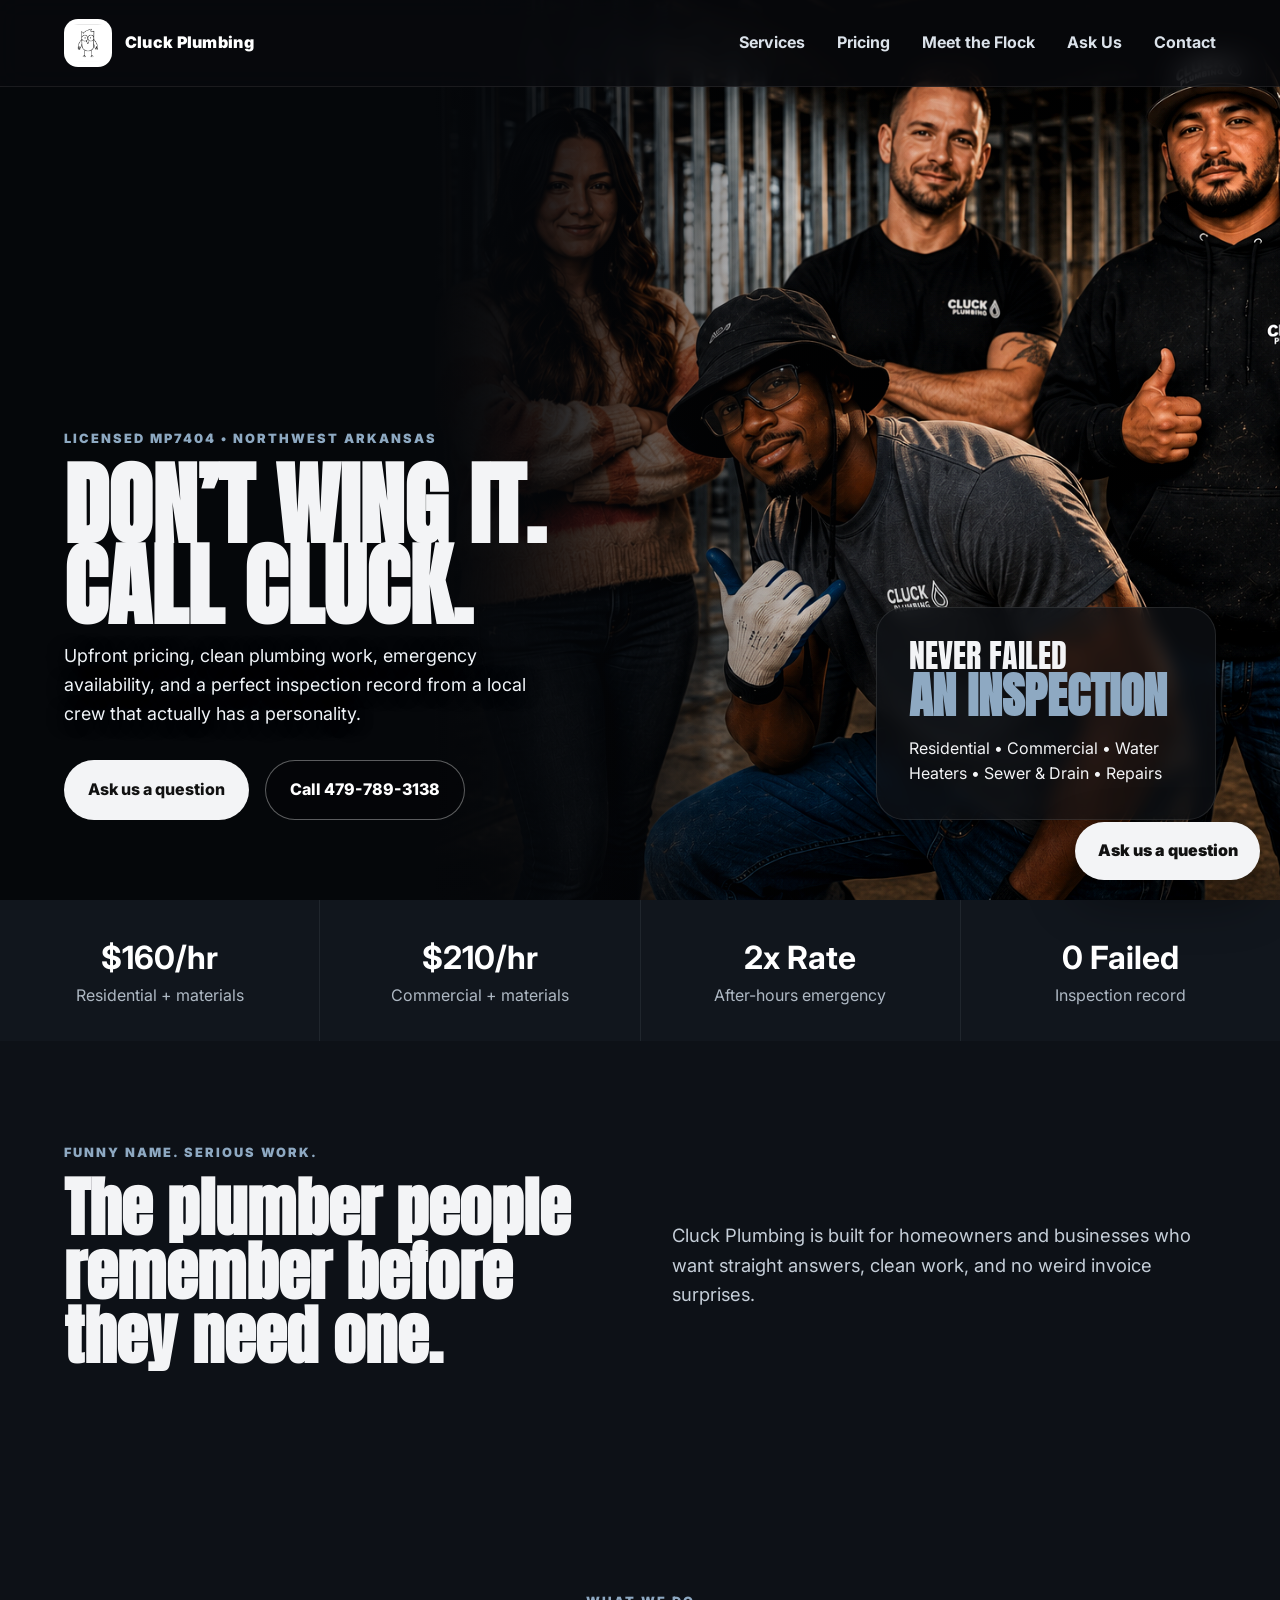
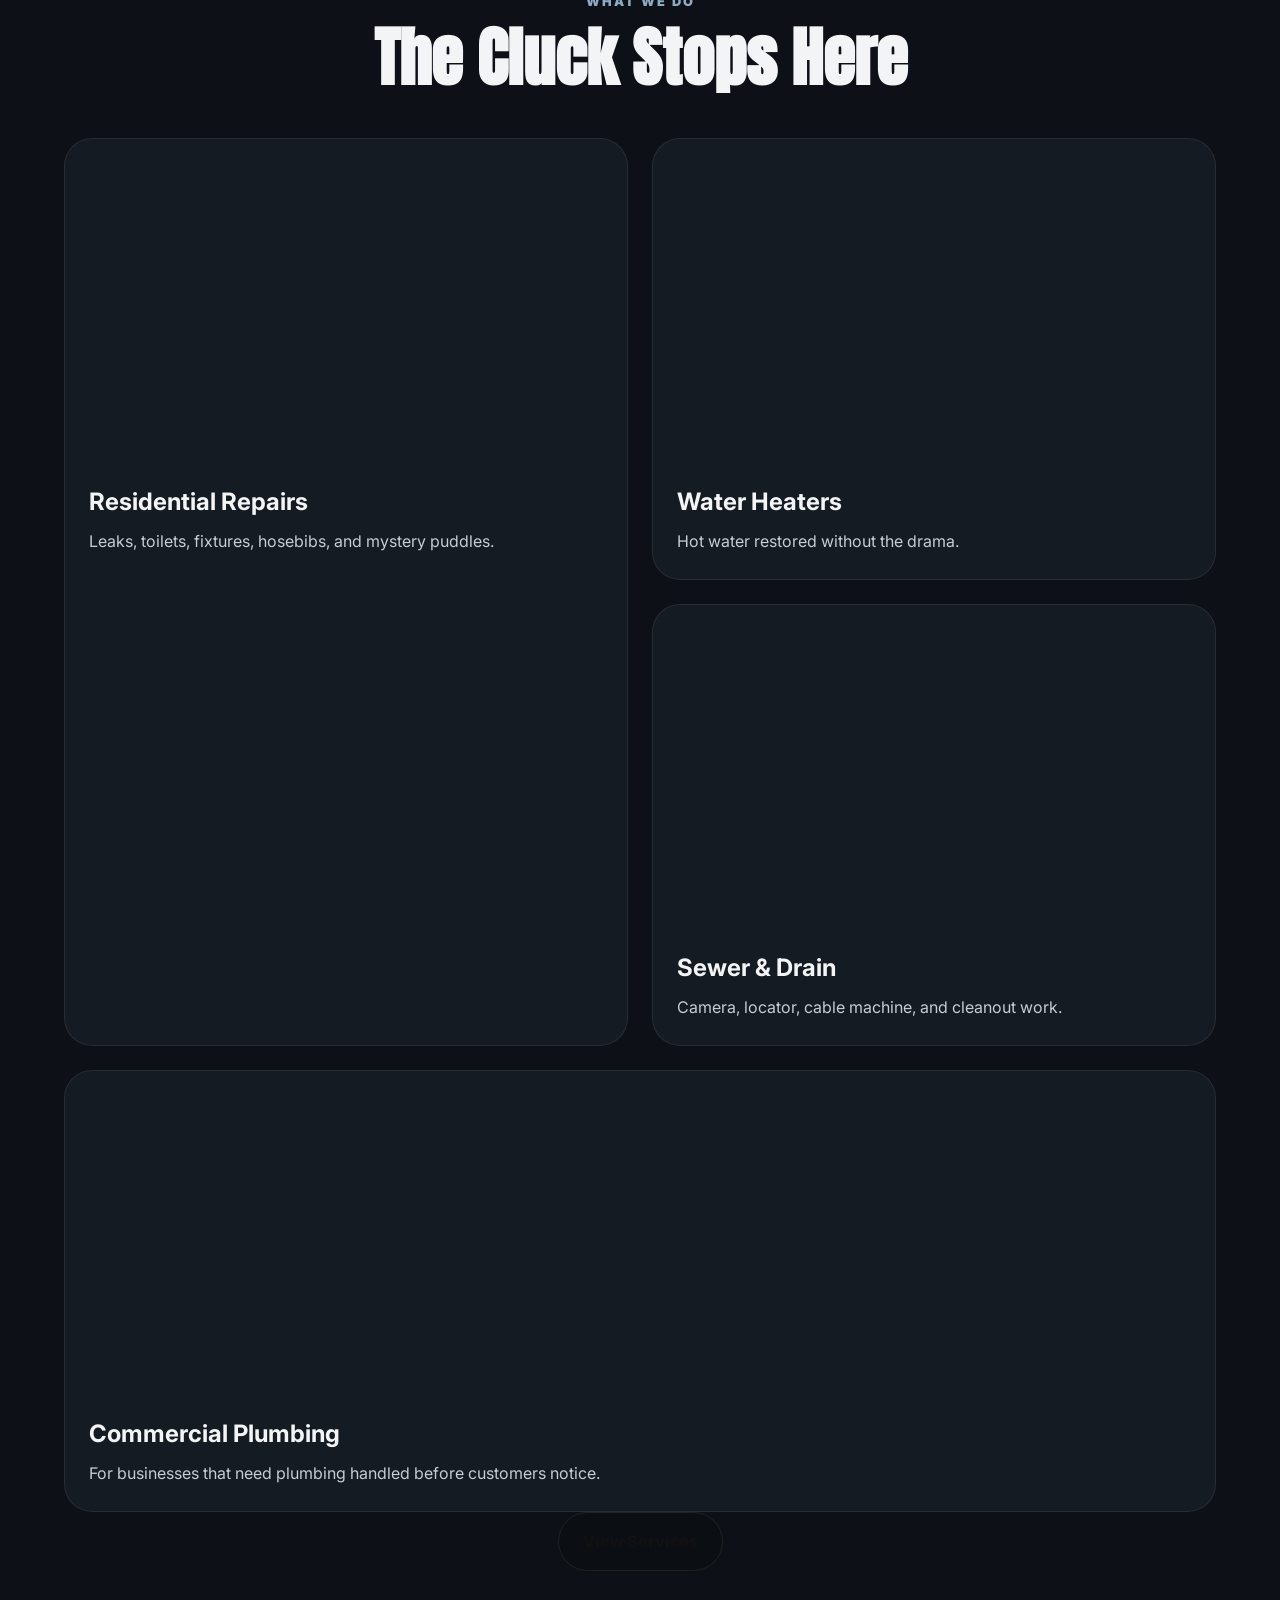
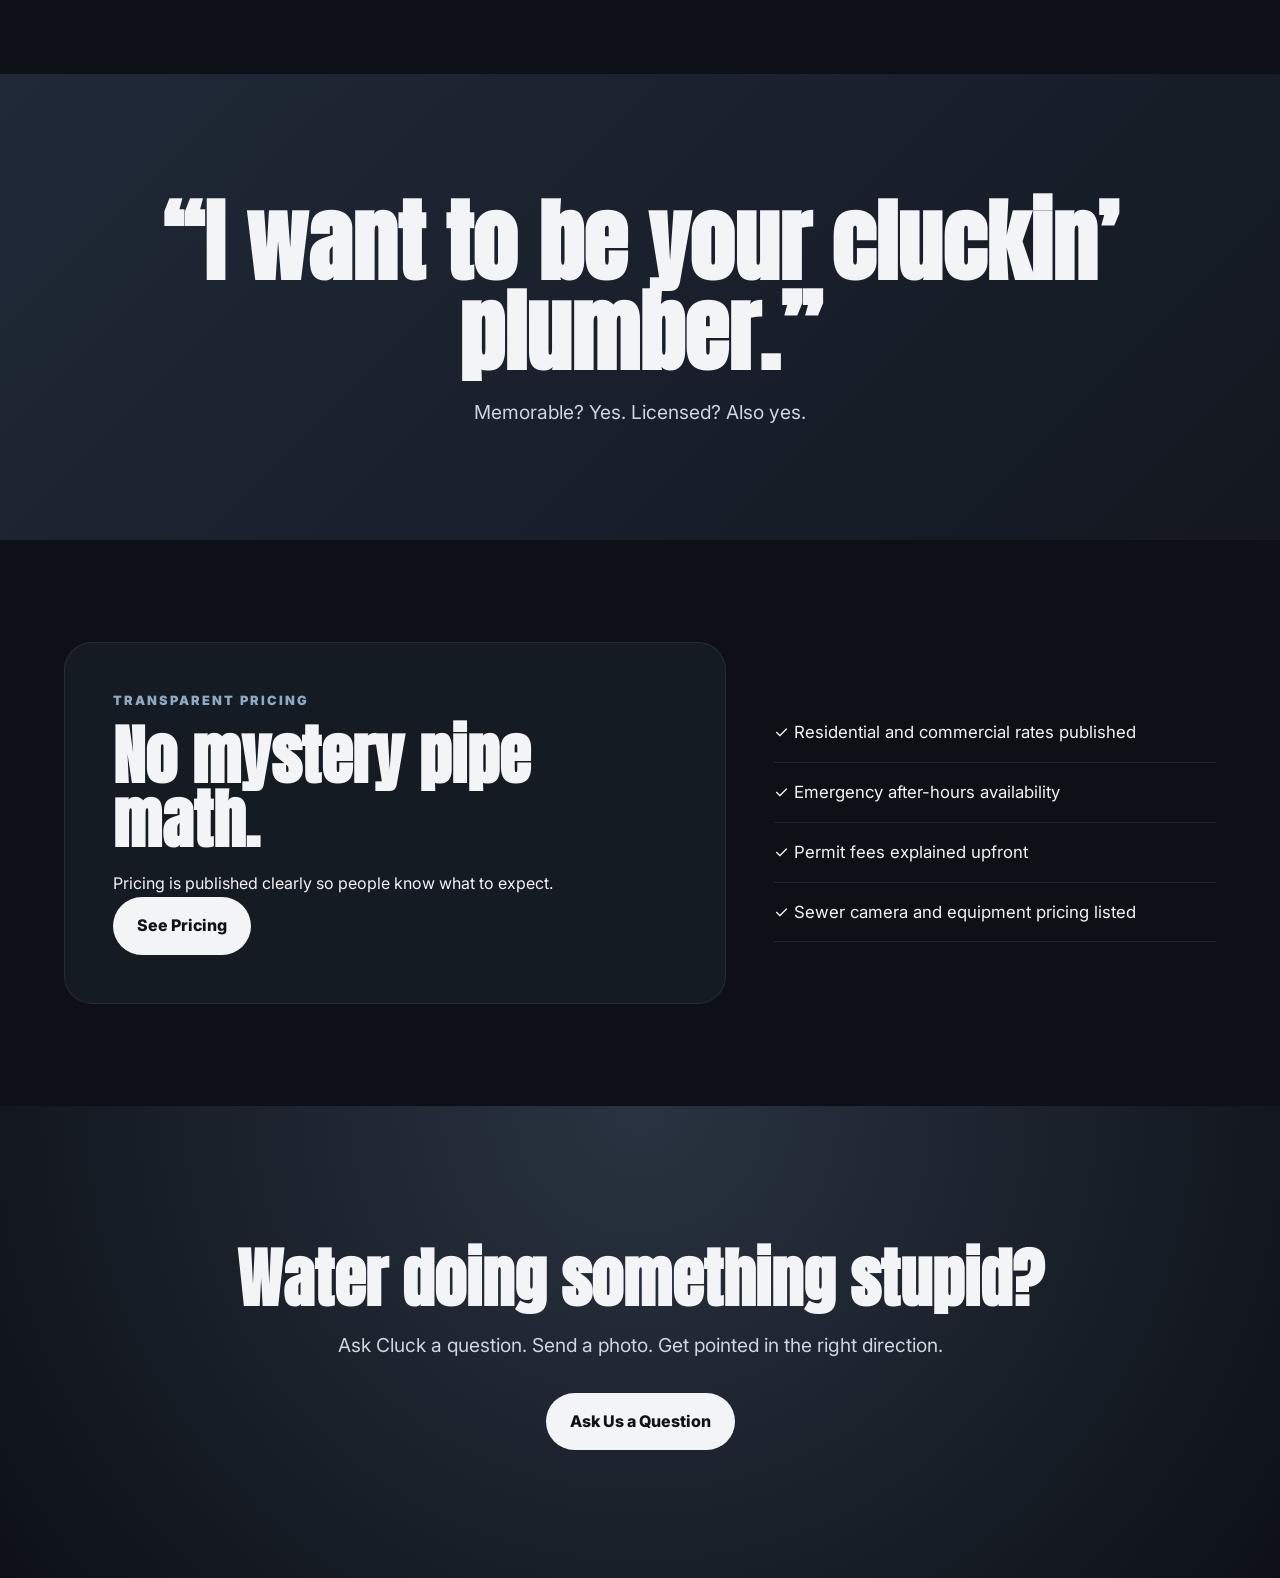
<file: index.html>
<!DOCTYPE html>
<html lang="en">
<head>
  <meta charset="UTF-8" />
  <meta name="viewport" content="width=device-width, initial-scale=1.0" />
  <title>Cluck Plumbing LLC | Northwest Arkansas Plumber</title>
  <link rel="stylesheet" href="styles.css" />
  <script defer src="script.js"></script>
  <style>
    .brand-logo img{width:48px;height:48px;object-fit:contain;display:block;background:#fff;border-radius:14px;padding:5px}.brand-logo span{font-weight:900;letter-spacing:.3px}.hero{position:relative;min-height:100vh;display:flex;align-items:flex-end;padding:8rem 5vw 5rem;overflow:hidden;background:#05070a}.hero-media{position:absolute;top:0;right:0;bottom:0;left:34%;background-image:url("assets/hero/team-hero.png");background-size:cover;background-position:center center;filter:brightness(1.18) contrast(1.04)}.hero-media::after{content:"";position:absolute;inset:0;background:linear-gradient(90deg,rgba(5,7,10,.9) 0%,rgba(5,7,10,.55) 18%,rgba(5,7,10,.12) 45%,rgba(5,7,10,.08) 100%)}.hero-overlay{position:absolute;inset:0;background:linear-gradient(90deg,#05070a 0%,#05070a 30%,rgba(5,7,10,.84) 38%,rgba(5,7,10,.2) 58%,rgba(5,7,10,0) 100%);pointer-events:none}.hero-content{position:relative;z-index:2;max-width:500px}.hero h1{font-family:Anton,sans-serif;font-size:clamp(3.3rem,7vw,6.2rem);line-height:.9;margin:1rem 0;text-transform:uppercase}.lead{max-width:500px;font-size:1.12rem;color:#f1f5f9;text-shadow:0 2px 18px rgba(0,0,0,.65)}.hero-panel{position:absolute;right:5vw;bottom:5rem;z-index:2;background:rgba(14,17,22,.72);backdrop-filter:blur(8px)}@media(max-width:900px){.hero{display:block;min-height:auto;padding:92px 0 0;background:#05070a}.hero-media{position:relative;display:block;width:100%;height:300px;left:auto;right:auto;top:auto;bottom:auto;background-image:url("assets/hero/team-hero.png");background-size:cover;background-repeat:no-repeat;background-position:center top;background-color:#05070a;filter:brightness(1.08) contrast(1.02)}.hero-media::after{content:"";display:block;position:absolute;inset:0;background:linear-gradient(180deg,rgba(5,7,10,.03) 0%,rgba(5,7,10,.1) 55%,rgba(5,7,10,.5) 100%)}.hero-overlay{display:none}.hero-content{position:relative;z-index:3;max-width:100%;margin-top:0;padding:1.25rem 5vw 1.5rem;background:#05070a}.hero h1{font-size:clamp(2.35rem,9.5vw,3.2rem);line-height:.9;letter-spacing:-1px;margin:.65rem 0 1rem;word-break:normal}.lead{max-width:100%;font-size:1rem;line-height:1.55}.actions{flex-direction:column;align-items:stretch;gap:.85rem}.actions .btn{width:100%;justify-content:center}.hero-panel{position:relative;right:auto;bottom:auto;margin:0 5vw 2rem;max-width:none}}@media(max-width:520px){.hero{padding-top:92px}.hero-media{height:285px;background-size:cover;background-position:center top}.hero h1{font-size:clamp(2.2rem,9vw,2.9rem);line-height:.9}}
  </style>
</head>
<body>
  <nav class="nav"><a class="brand brand-logo" href="index.html" aria-label="Cluck Plumbing home"><img src="assets/logo/cluck-owl-logo.png" alt="Cluck Plumbing owl logo" /><span>Cluck Plumbing</span></a><button class="menu" onclick="toggleMenu()">☰</button><div id="links" class="links"><a href="services/">Services</a><a href="pricing/">Pricing</a><a href="team/">Meet the Flock</a><a href="quote/">Ask Us</a><a href="contact/">Contact</a></div></nav>
  <header class="hero"><div class="hero-media"></div><div class="hero-overlay"></div><div class="hero-content"><p class="eyebrow">Licensed MP7404 • Northwest Arkansas</p><h1>Don’t wing it.<br />Call Cluck.</h1><p class="lead">Upfront pricing, clean plumbing work, emergency availability, and a perfect inspection record from a local crew that actually has a personality.</p><div class="actions"><a class="btn primary" href="https://m.me/CluckPlumbingLLC">Ask us a question</a><a class="btn secondary" href="tel:4797893138">Call 479-789-3138</a></div></div><div class="hero-panel"><div class="stamp">Never failed<br /><strong>an inspection</strong></div><p>Residential • Commercial • Water Heaters • Sewer & Drain • Repairs</p></div></header>
  <main><section class="trust-row"><div><strong>$160/hr</strong><span>Residential + materials</span></div><div><strong>$210/hr</strong><span>Commercial + materials</span></div><div><strong>2x Rate</strong><span>After-hours emergency</span></div><div><strong>0 Failed</strong><span>Inspection record</span></div></section><section class="intro section"><div><p class="eyebrow">Funny name. Serious work.</p><h2>The plumber people remember before they need one.</h2></div><p>Cluck Plumbing is built for homeowners and businesses who want straight answers, clean work, and no weird invoice surprises.</p></section><section class="section services-preview"><p class="eyebrow center">What we do</p><h2 class="center">The Cluck Stops Here</h2><div class="card-grid"><article class="service-card large"><div class="card-img img-repair"></div><div><h3>Residential Repairs</h3><p>Leaks, toilets, fixtures, hosebibs, and mystery puddles.</p></div></article><article class="service-card"><div class="card-img img-water"></div><div><h3>Water Heaters</h3><p>Hot water restored without the drama.</p></div></article><article class="service-card"><div class="card-img img-drain"></div><div><h3>Sewer & Drain</h3><p>Camera, locator, cable machine, and cleanout work.</p></div></article><article class="service-card wide"><div class="card-img img-commercial"></div><div><h3>Commercial Plumbing</h3><p>For businesses that need plumbing handled before customers notice.</p></div></article></div><div class="center"><a class="btn secondary dark-btn" href="services/">View Services</a></div></section><section class="quote-band"><h2>“I want to be your cluckin’ plumber.”</h2><p>Memorable? Yes. Licensed? Also yes.</p></section><section class="section split"><div class="pricing-box"><p class="eyebrow">Transparent Pricing</p><h2>No mystery pipe math.</h2><p>Pricing is published clearly so people know what to expect.</p><a class="btn primary" href="pricing/">See Pricing</a></div><div class="checklist"><p>✓ Residential and commercial rates published</p><p>✓ Emergency after-hours availability</p><p>✓ Permit fees explained upfront</p><p>✓ Sewer camera and equipment pricing listed</p></div></section><section class="final-cta"><h2>Water doing something stupid?</h2><p>Ask Cluck a question. Send a photo. Get pointed in the right direction.</p><a class="btn primary" href="quote/">Ask Us a Question</a></section></main><a class="sticky" href="https://m.me/CluckPlumbingLLC">Ask us a question</a>
</body>
</html>
</file>
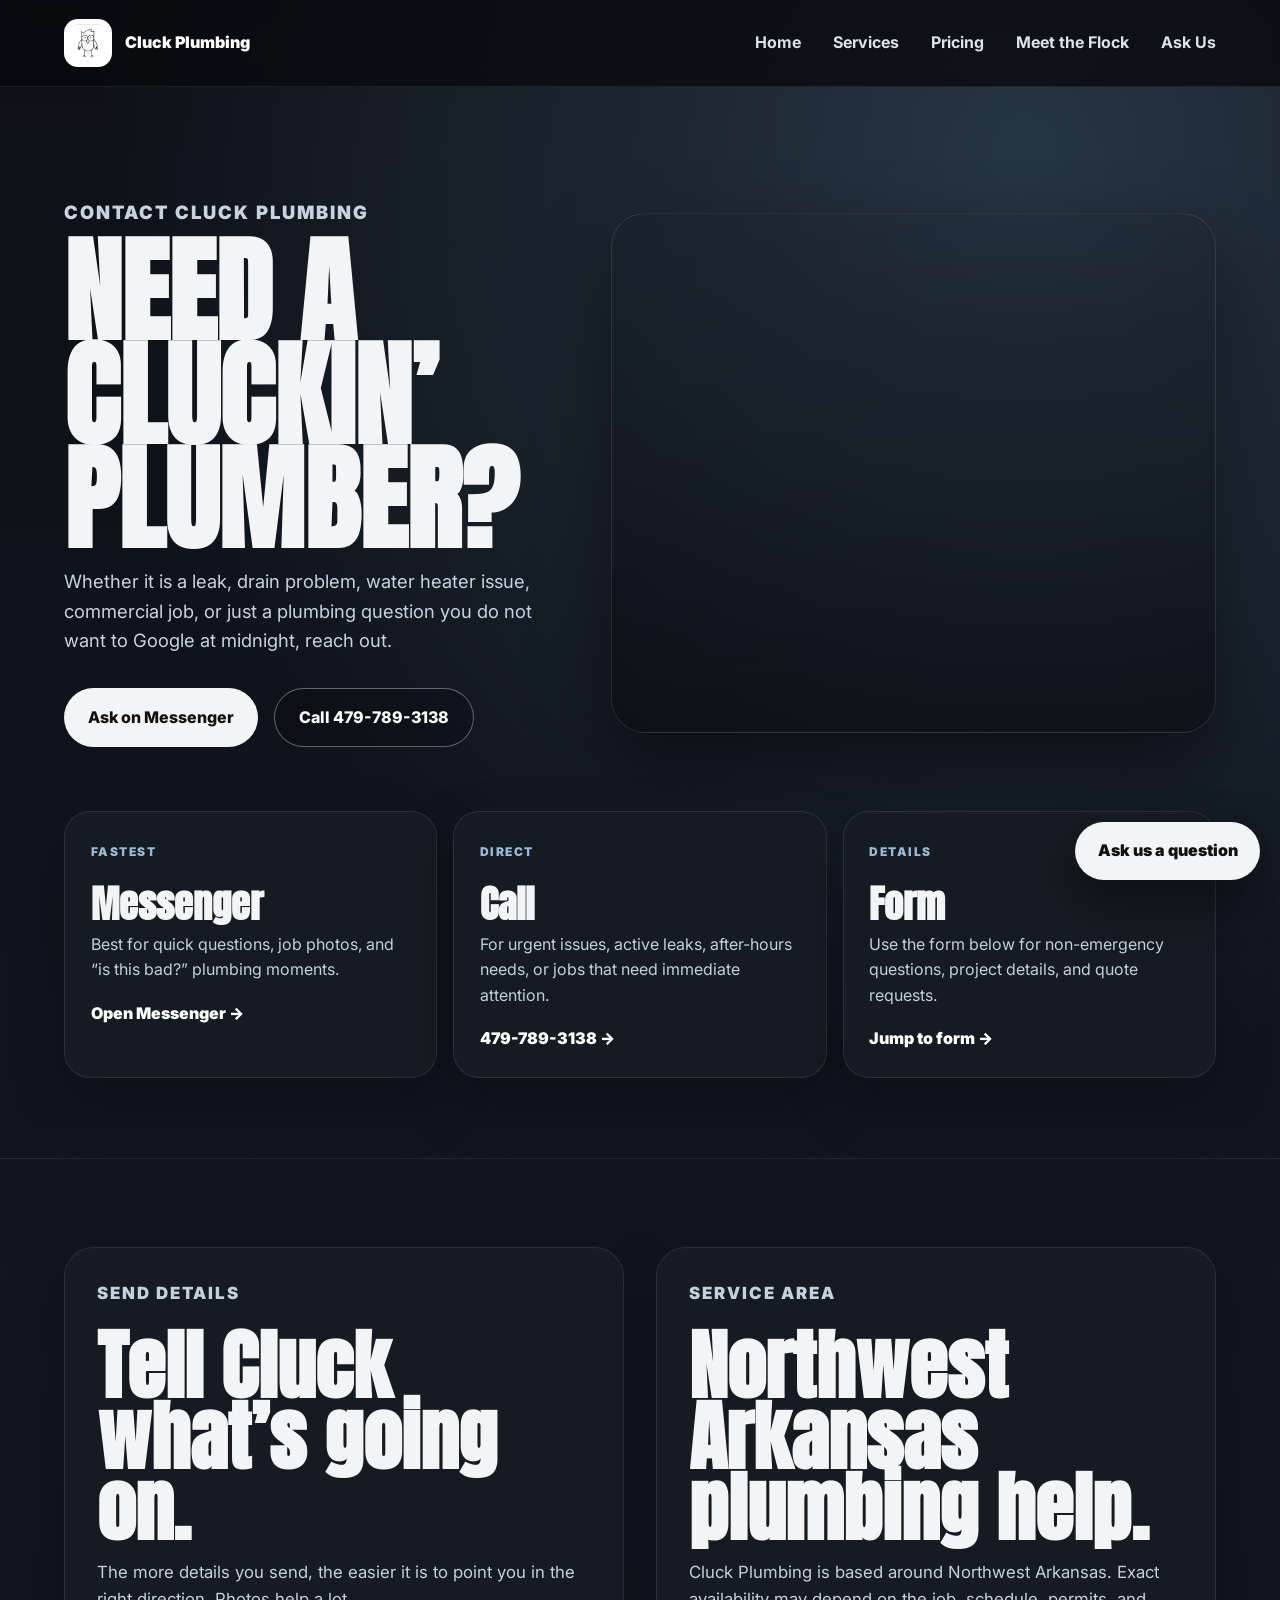
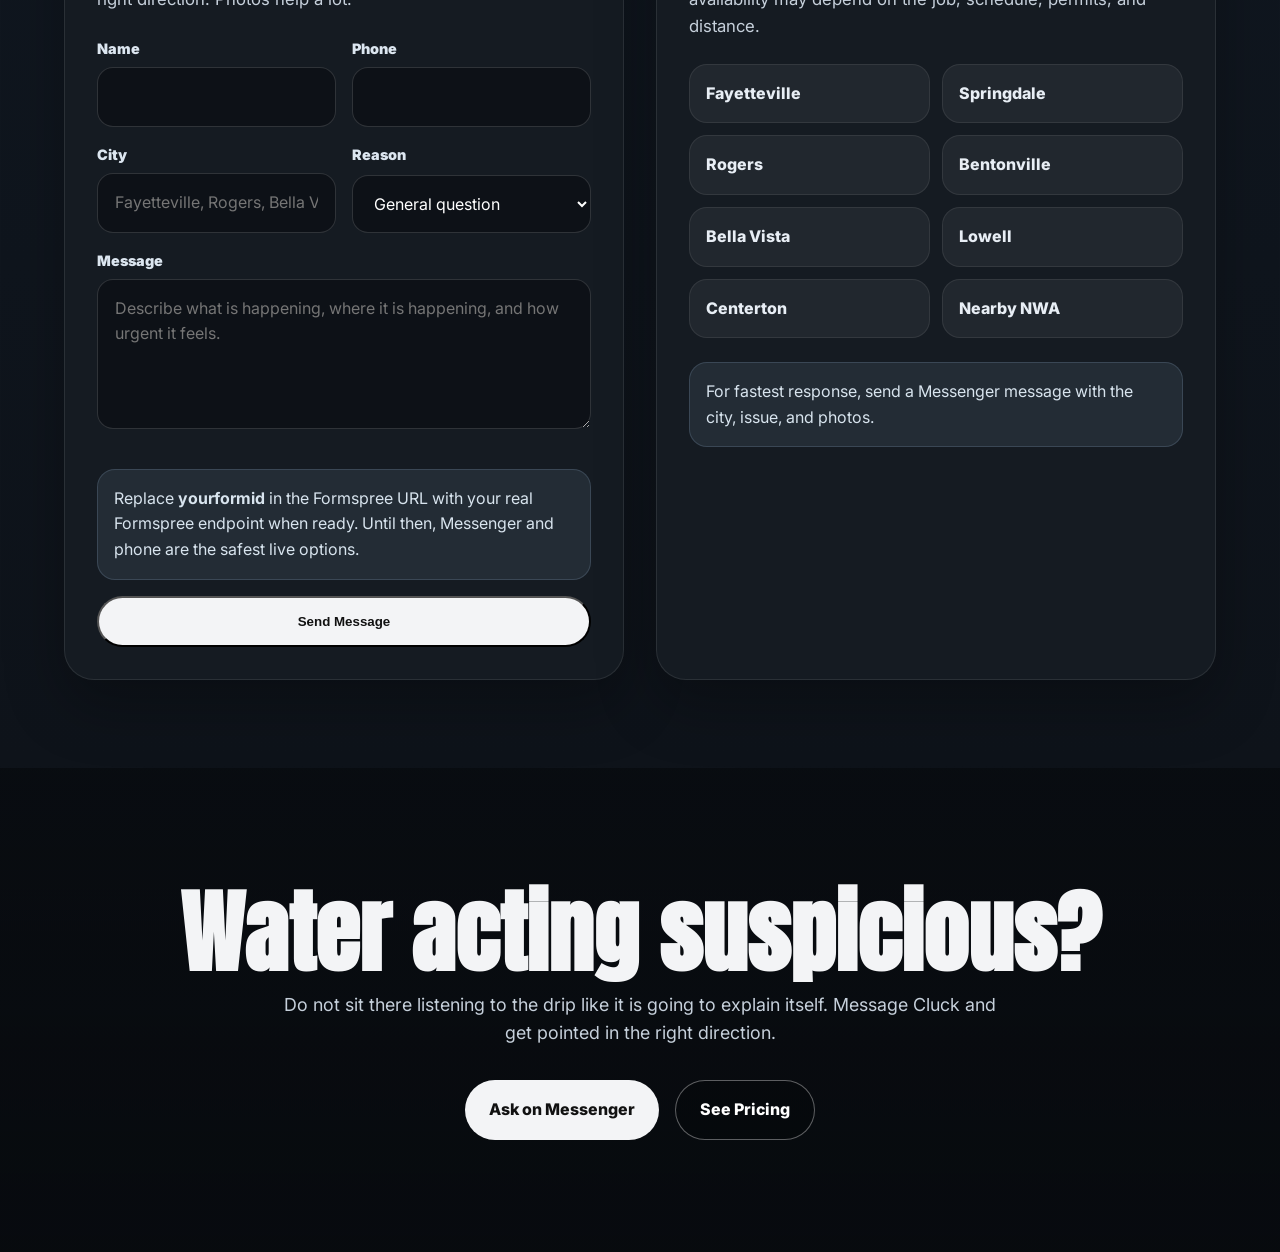
<file: contact/index.html>
<!DOCTYPE html>
<html lang="en">
<head>
  <meta charset="UTF-8" />
  <meta name="viewport" content="width=device-width, initial-scale=1.0" />

  <title>Contact | Cluck Plumbing</title>

  <link rel="stylesheet" href="../styles.css" />
  <script defer src="../script.js"></script>

  <style>
    .brand-logo img {
      width: 48px;
      height: 48px;
      object-fit: contain;
      display: block;
      background: #fff;
      border-radius: 14px;
      padding: 5px;
    }

    .contact-page {
      padding-top: 86px;
      min-height: 100vh;
      background:
        radial-gradient(circle at 80% 5%, rgba(93, 126, 155, .32), transparent 32%),
        linear-gradient(180deg, #0d1117 0%, #101720 48%, #0d1117 100%);
    }

    .contact-hero {
      display: grid;
      grid-template-columns: .9fr 1.1fr;
      gap: 4vw;
      align-items: center;
      padding: 7rem 5vw 4rem;
    }

    .contact-hero h1 {
      font-family: Anton, sans-serif;
      font-size: clamp(4rem, 9vw, 8rem);
      line-height: .9;
      text-transform: uppercase;
      margin: .8rem 0 1rem;
    }

    .contact-hero p {
      color: #c8d3df;
      font-size: 1.15rem;
      max-width: 680px;
    }

    .contact-photo {
      min-height: 520px;
      border-radius: 34px;
      background:
        linear-gradient(rgba(0,0,0,.08), rgba(0,0,0,.38)),
        url("https://images.unsplash.com/photo-1504917595217-d4dc5ebe6122?q=80&w=1700&auto=format&fit=crop");
      background-size: cover;
      background-position: center;
      box-shadow: 0 35px 80px rgba(0,0,0,.45);
      border: 1px solid rgba(255,255,255,.1);
    }

    .contact-cards {
      display: grid;
      grid-template-columns: repeat(3, 1fr);
      gap: 1rem;
      padding: 0 5vw 5rem;
    }

    .contact-card {
      padding: 1.6rem;
      border-radius: 26px;
      background: #151b22;
      border: 1px solid rgba(255,255,255,.09);
      box-shadow: 0 25px 55px rgba(0,0,0,.25);
    }

    .contact-card span {
      display: inline-flex;
      margin-bottom: .75rem;
      color: #9bb8d1;
      text-transform: uppercase;
      font-size: .75rem;
      letter-spacing: 1.5px;
      font-weight: 900;
    }

    .contact-card h2 {
      font-family: Anton, sans-serif;
      font-size: 2.4rem;
      line-height: .95;
      margin-bottom: .6rem;
    }

    .contact-card p {
      color: #c4cfdb;
      margin-bottom: 1.1rem;
    }

    .contact-card a {
      color: #fff;
      font-weight: 900;
      text-decoration: none;
    }

    .contact-section {
      display: grid;
      grid-template-columns: 1fr 1fr;
      gap: 2rem;
      padding: 5.5rem 5vw;
      border-top: 1px solid rgba(255,255,255,.08);
    }

    .contact-form-card,
    .service-area-card {
      background: #151b22;
      border: 1px solid rgba(255,255,255,.09);
      border-radius: 30px;
      box-shadow: 0 25px 60px rgba(0,0,0,.28);
      padding: 2rem;
    }

    .contact-form-card h2,
    .service-area-card h2 {
      font-family: Anton, sans-serif;
      font-size: clamp(3rem, 6vw, 5rem);
      line-height: .92;
      margin-bottom: 1rem;
    }

    .contact-form-card p,
    .service-area-card p {
      color: #c6d0db;
      margin-bottom: 1.5rem;
      font-size: 1.05rem;
    }

    .contact-form {
      display: grid;
      gap: 1rem;
    }

    .field {
      display: grid;
      gap: .45rem;
    }

    .field label {
      color: #dce6f0;
      font-size: .9rem;
      font-weight: 900;
    }

    .field input,
    .field textarea,
    .field select {
      width: 100%;
      padding: 1rem 1.05rem;
      border-radius: 16px;
      border: 1px solid rgba(255,255,255,.14);
      background: #0d1117;
      color: #fff;
      font: inherit;
      outline: none;
    }

    .field textarea {
      min-height: 150px;
      resize: vertical;
    }

    .field input:focus,
    .field textarea:focus,
    .field select:focus {
      border-color: #8ea9c2;
      box-shadow: 0 0 0 4px rgba(142,169,194,.12);
    }

    .form-row {
      display: grid;
      grid-template-columns: 1fr 1fr;
      gap: 1rem;
    }

    .area-list {
      display: grid;
      grid-template-columns: repeat(2, 1fr);
      gap: .75rem;
      margin-top: 1.5rem;
    }

    .area-list div {
      padding: 1rem;
      border-radius: 18px;
      background: rgba(255,255,255,.055);
      border: 1px solid rgba(255,255,255,.08);
      color: #e8eef5;
      font-weight: 800;
    }

    .contact-note {
      margin-top: 1.5rem;
      padding: 1rem;
      border-radius: 18px;
      background: rgba(142,169,194,.12);
      border: 1px solid rgba(142,169,194,.22);
      color: #d8e4ee;
    }

    .contact-cta {
      padding: 7rem 5vw;
      text-align: center;
      background:
        linear-gradient(rgba(7,10,14,.76), rgba(7,10,14,.94)),
        url("https://images.unsplash.com/photo-1607472586893-edb57bdc0e39?q=80&w=1800&auto=format&fit=crop");
      background-size: cover;
      background-position: center;
    }

    .contact-cta h2 {
      font-family: Anton, sans-serif;
      font-size: clamp(3rem, 7vw, 6rem);
      line-height: .92;
      margin-bottom: 1rem;
    }

    .contact-cta p {
      color: #c6d0db;
      max-width: 720px;
      margin: 0 auto 1.6rem;
      font-size: 1.12rem;
    }

    @media (max-width: 1000px) {
      .contact-hero,
      .contact-section {
        grid-template-columns: 1fr;
      }

      .contact-cards {
        grid-template-columns: 1fr;
      }

      .contact-photo {
        min-height: 360px;
      }
    }

    @media (max-width: 650px) {
      .contact-hero {
        padding-top: 5rem;
      }

      .form-row,
      .area-list {
        grid-template-columns: 1fr;
      }

      .contact-form-card,
      .service-area-card {
        padding: 1.25rem;
      }
    }
  </style>
</head>

<body>
  <nav class="nav">
    <a class="brand brand-logo" href="../index.html" aria-label="Cluck Plumbing home">
      <img src="../assets/logo/cluck-owl-logo.png" alt="Cluck Plumbing owl logo" />
      <span>Cluck Plumbing</span>
    </a>

    <button class="menu" onclick="toggleMenu()">☰</button>

    <div id="links" class="links">
      <a href="../index.html">Home</a>
      <a href="../services/">Services</a>
      <a href="../pricing/">Pricing</a>
      <a href="../team/">Meet the Flock</a>
      <a href="../quote/">Ask Us</a>
    </div>
  </nav>

  <main class="contact-page">
    <section class="contact-hero">
      <div>
        <p class="eyebrow">Contact Cluck Plumbing</p>

        <h1>Need a cluckin’ plumber?</h1>

        <p>
          Whether it is a leak, drain problem, water heater issue, commercial job,
          or just a plumbing question you do not want to Google at midnight, reach out.
        </p>

        <div class="actions">
          <a class="btn primary" href="https://m.me/CluckPlumbingLLC">
            Ask on Messenger
          </a>

          <a class="btn secondary" href="tel:4797893138">
            Call 479-789-3138
          </a>
        </div>
      </div>

      <div class="contact-photo" aria-label="Plumbing tools and service work"></div>
    </section>

    <section class="contact-cards">
      <article class="contact-card">
        <span>Fastest</span>
        <h2>Messenger</h2>
        <p>
          Best for quick questions, job photos, and “is this bad?” plumbing moments.
        </p>
        <a href="https://m.me/CluckPlumbingLLC">Open Messenger →</a>
      </article>

      <article class="contact-card">
        <span>Direct</span>
        <h2>Call</h2>
        <p>
          For urgent issues, active leaks, after-hours needs, or jobs that need immediate attention.
        </p>
        <a href="tel:4797893138">479-789-3138 →</a>
      </article>

      <article class="contact-card">
        <span>Details</span>
        <h2>Form</h2>
        <p>
          Use the form below for non-emergency questions, project details, and quote requests.
        </p>
        <a href="#contact-form">Jump to form →</a>
      </article>
    </section>

    <section class="contact-section">
      <div class="contact-form-card" id="contact-form">
        <p class="eyebrow">Send details</p>

        <h2>Tell Cluck what’s going on.</h2>

        <p>
          The more details you send, the easier it is to point you in the right direction.
          Photos help a lot.
        </p>

        <form class="contact-form" action="https://formspree.io/f/yourformid" method="POST">
          <div class="form-row">
            <div class="field">
              <label for="name">Name</label>
              <input id="name" name="name" type="text" required />
            </div>

            <div class="field">
              <label for="phone">Phone</label>
              <input id="phone" name="phone" type="tel" required />
            </div>
          </div>

          <div class="form-row">
            <div class="field">
              <label for="city">City</label>
              <input id="city" name="city" type="text" placeholder="Fayetteville, Rogers, Bella Vista..." />
            </div>

            <div class="field">
              <label for="reason">Reason</label>
              <select id="reason" name="reason">
                <option>General question</option>
                <option>Quote request</option>
                <option>Residential repair</option>
                <option>Water heater</option>
                <option>Sewer or drain</option>
                <option>Commercial plumbing</option>
                <option>Emergency / after hours</option>
              </select>
            </div>
          </div>

          <div class="field">
            <label for="message">Message</label>
            <textarea
              id="message"
              name="message"
              placeholder="Describe what is happening, where it is happening, and how urgent it feels."
              required
            ></textarea>
          </div>

          <div class="contact-note">
            Replace <strong>yourformid</strong> in the Formspree URL with your real Formspree endpoint when ready.
            Until then, Messenger and phone are the safest live options.
          </div>

          <button class="btn primary" type="submit">
            Send Message
          </button>
        </form>
      </div>

      <aside class="service-area-card">
        <p class="eyebrow">Service area</p>

        <h2>Northwest Arkansas plumbing help.</h2>

        <p>
          Cluck Plumbing is based around Northwest Arkansas. Exact availability may depend
          on the job, schedule, permits, and distance.
        </p>

        <div class="area-list">
          <div>Fayetteville</div>
          <div>Springdale</div>
          <div>Rogers</div>
          <div>Bentonville</div>
          <div>Bella Vista</div>
          <div>Lowell</div>
          <div>Centerton</div>
          <div>Nearby NWA</div>
        </div>

        <div class="contact-note">
          For fastest response, send a Messenger message with the city, issue, and photos.
        </div>
      </aside>
    </section>

    <section class="contact-cta">
      <h2>Water acting suspicious?</h2>

      <p>
        Do not sit there listening to the drip like it is going to explain itself.
        Message Cluck and get pointed in the right direction.
      </p>

      <div class="actions" style="justify-content:center;">
        <a class="btn primary" href="https://m.me/CluckPlumbingLLC">
          Ask on Messenger
        </a>

        <a class="btn secondary" href="../pricing/">
          See Pricing
        </a>
      </div>
    </section>
  </main>

  <a class="sticky" href="https://m.me/CluckPlumbingLLC">
    Ask us a question
  </a>
</body>
</html>
</file>
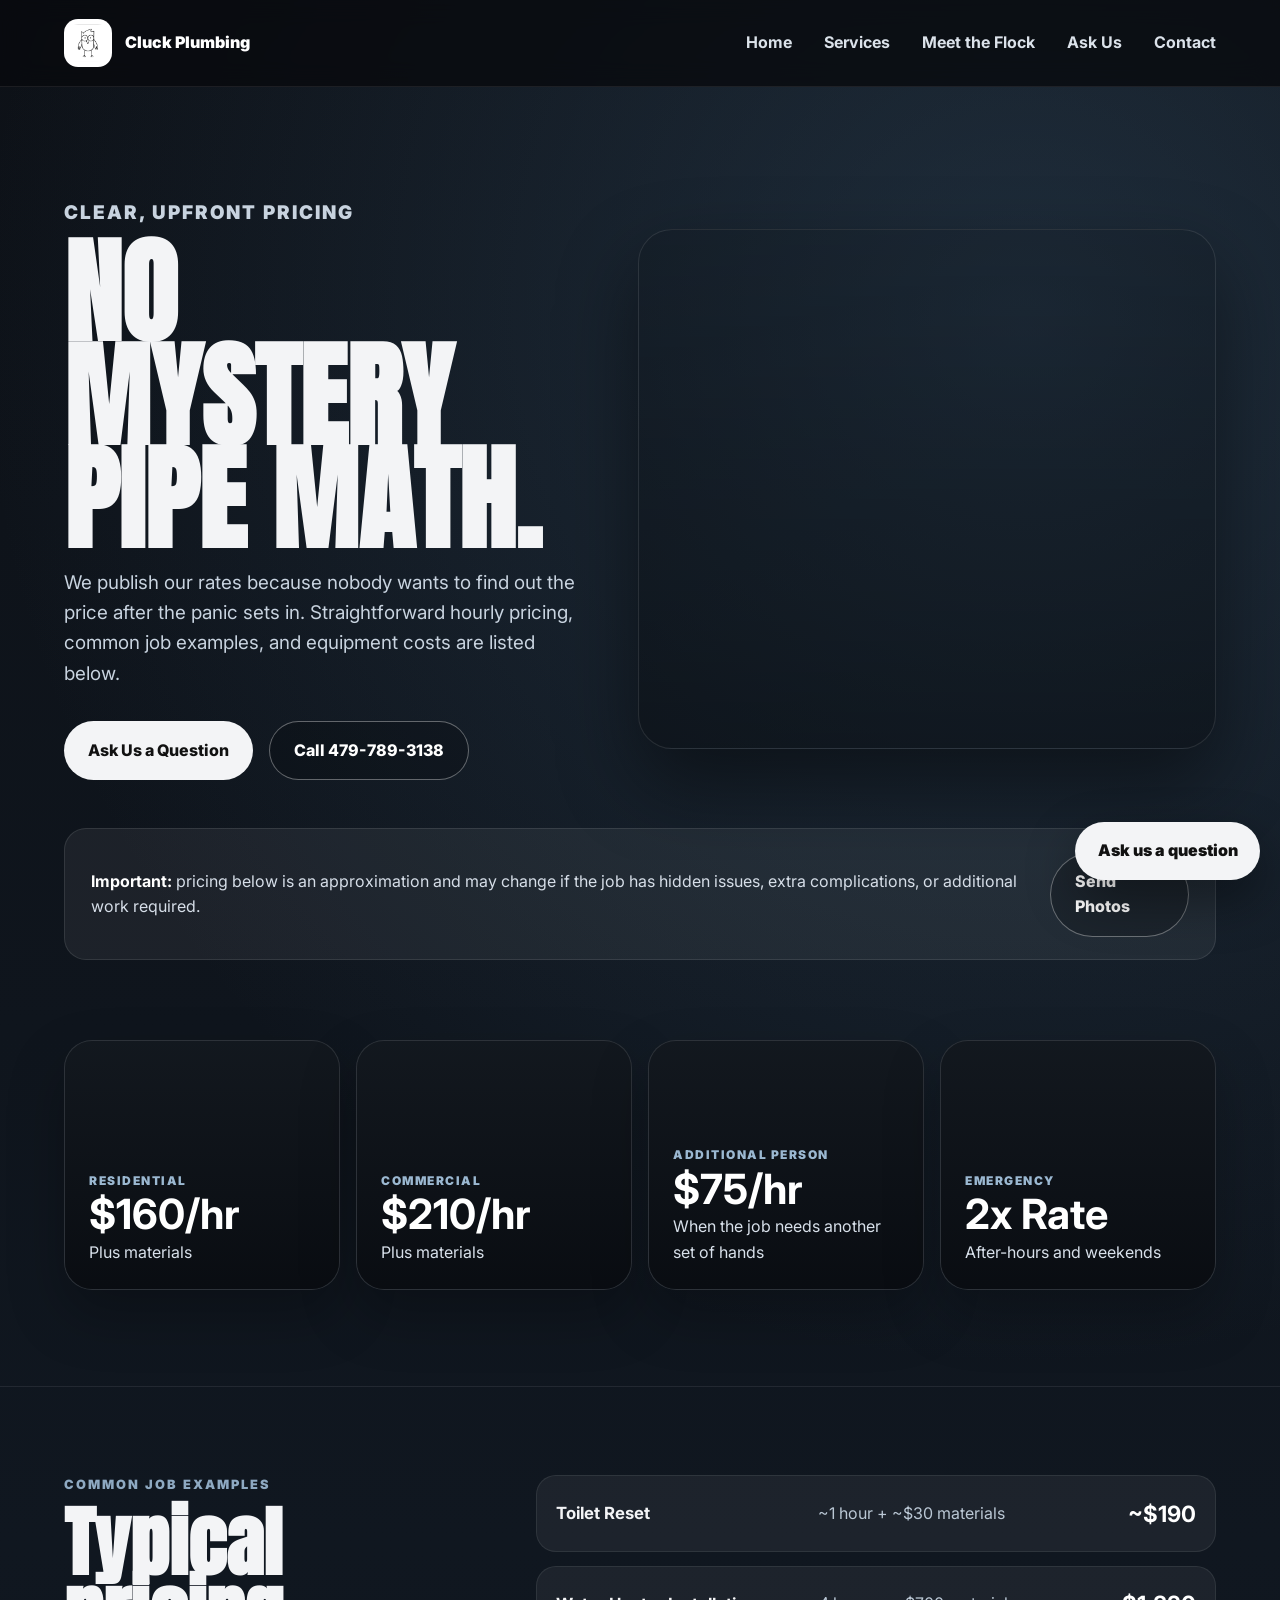
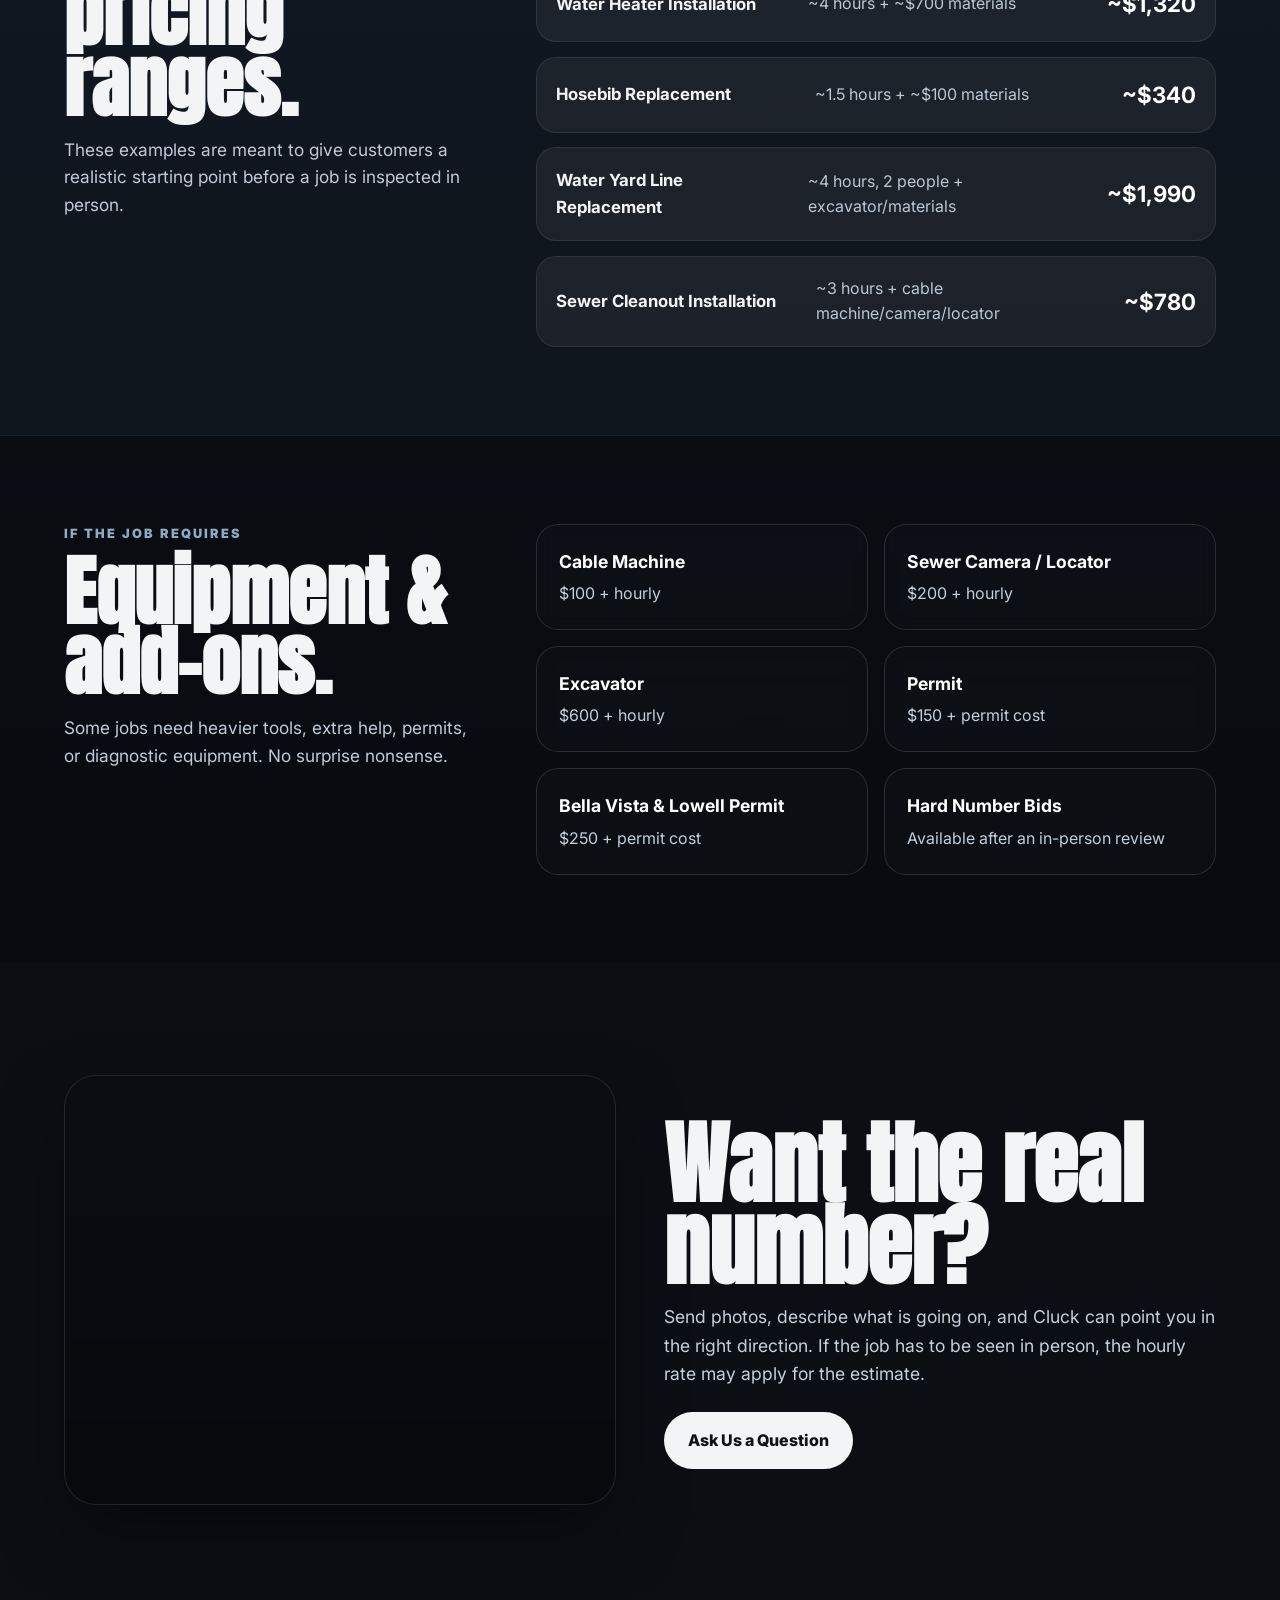
<file: pricing/index.html>
<!DOCTYPE html>
<html lang="en">
<head>
  <meta charset="UTF-8" />
  <meta name="viewport" content="width=device-width, initial-scale=1.0" />
  <title>Pricing | Cluck Plumbing</title>
  <link rel="stylesheet" href="../styles.css" />
  <style>
    .brand-logo img{width:48px;height:48px;object-fit:contain;display:block;background:#fff;border-radius:14px;padding:5px}.pricing-page-new{padding-top:86px;background:radial-gradient(circle at 80% 10%,rgba(63,96,125,.35),transparent 34%),linear-gradient(180deg,#0d1117 0%,#101720 48%,#0d1117 100%);min-height:100vh}.pricing-hero-new{min-height:62vh;display:grid;grid-template-columns:.95fr 1.05fr;align-items:center;gap:4vw;padding:7rem 5vw 5rem;position:relative;overflow:hidden}.pricing-hero-copy{position:relative;z-index:2}.pricing-hero-copy h1{font-family:Anton,sans-serif;font-size:clamp(4rem,9vw,8rem);line-height:.9;text-transform:uppercase;margin:.8rem 0 1rem}.pricing-hero-copy p{color:#c8d3df;font-size:1.18rem;max-width:680px}.pricing-hero-photo{min-height:520px;border-radius:34px;background-image:linear-gradient(rgba(0,0,0,.12),rgba(0,0,0,.32)),url("https://images.unsplash.com/photo-1505798577917-a65157d3320a?q=80&w=1600&auto=format&fit=crop");background-size:cover;background-position:center;box-shadow:0 35px 80px rgba(0,0,0,.45);border:1px solid rgba(255,255,255,.1)}.pricing-alert{margin:-2rem 5vw 5rem;padding:1.4rem 1.6rem;border-radius:22px;background:rgba(255,255,255,.06);border:1px solid rgba(255,255,255,.1);color:#d6dee8;display:flex;justify-content:space-between;gap:1rem;align-items:center}.pricing-alert strong{color:#fff}.rate-cards-new{display:grid;grid-template-columns:repeat(4,1fr);gap:1rem;padding:0 5vw 6rem}.rate-card-new{min-height:250px;border-radius:28px;overflow:hidden;position:relative;background:#151b22;border:1px solid rgba(255,255,255,.1);box-shadow:0 25px 55px rgba(0,0,0,.25)}.rate-card-new::before{content:"";position:absolute;inset:0;background-size:cover;background-position:center;opacity:.35;filter:saturate(.85)}.rate-card-new:nth-child(1)::before{background-image:url("https://images.unsplash.com/photo-1585704032915-c3400ca199e7?q=80&w=1000&auto=format&fit=crop")}.rate-card-new:nth-child(2)::before{background-image:url("https://images.unsplash.com/photo-1497366754035-f200968a6e72?q=80&w=1000&auto=format&fit=crop")}.rate-card-new:nth-child(3)::before{background-image:url("https://images.unsplash.com/photo-1504917595217-d4dc5ebe6122?q=80&w=1000&auto=format&fit=crop")}.rate-card-new:nth-child(4)::before{background-image:url("https://images.unsplash.com/photo-1607472586893-edb57bdc0e39?q=80&w=1000&auto=format&fit=crop")}.rate-card-new::after{content:"";position:absolute;inset:0;background:linear-gradient(180deg,rgba(9,12,17,.2),rgba(9,12,17,.95))}.rate-card-content{position:relative;z-index:2;height:100%;padding:1.5rem;display:flex;flex-direction:column;justify-content:flex-end}.rate-card-content span{color:#9bb8d1;text-transform:uppercase;font-size:.75rem;letter-spacing:1.5px;font-weight:900}.rate-card-content strong{display:block;font-size:2.6rem;color:#fff;margin:.25rem 0;line-height:1}.rate-card-content p{color:#d8e0ea}.pricing-section-new{padding:5.5rem 5vw;display:grid;grid-template-columns:.75fr 1.25fr;gap:4rem;border-top:1px solid rgba(255,255,255,.08)}.pricing-section-new h2{font-family:Anton,sans-serif;font-size:clamp(3rem,6vw,5.5rem);line-height:.92;margin:.75rem 0 1rem}.pricing-section-new .section-lead{color:#bfcbd8;font-size:1.08rem}.job-list{display:grid;gap:.9rem}.job-row{display:grid;grid-template-columns:1fr 1.2fr auto;gap:1.2rem;align-items:center;padding:1.2rem;border-radius:20px;background:rgba(255,255,255,.055);border:1px solid rgba(255,255,255,.08)}.job-row b{font-size:1.05rem}.job-row span{color:#bac7d4}.job-row strong{font-size:1.4rem;color:#fff;white-space:nowrap}.equipment-wrap{background:linear-gradient(rgba(7,10,14,.72),rgba(7,10,14,.92)),url("https://images.unsplash.com/photo-1518005020951-eccb494ad742?q=80&w=1800&auto=format&fit=crop");background-size:cover;background-position:center}.addon-grid-new{display:grid;grid-template-columns:repeat(2,1fr);gap:1rem}.addon-card{padding:1.4rem;border-radius:22px;background:rgba(13,17,23,.78);border:1px solid rgba(255,255,255,.12);backdrop-filter:blur(8px)}.addon-card b{display:block;color:#fff;font-size:1.1rem;margin-bottom:.35rem}.addon-card span{color:#c2cfdb}.pricing-cta-new{padding:7rem 5vw;display:grid;grid-template-columns:1fr 1fr;gap:3rem;align-items:center;background:#0b0f14}.pricing-cta-photo{min-height:430px;border-radius:32px;background:linear-gradient(rgba(0,0,0,.1),rgba(0,0,0,.35)),url("https://images.unsplash.com/photo-1584622650111-993a426fbf0a?q=80&w=1600&auto=format&fit=crop");background-size:cover;background-position:center;border:1px solid rgba(255,255,255,.1);box-shadow:0 30px 70px rgba(0,0,0,.42)}.pricing-cta-copy h2{font-family:Anton,sans-serif;font-size:clamp(3rem,7vw,6rem);line-height:.92;margin-bottom:1rem}.pricing-cta-copy p{color:#c6d0db;font-size:1.1rem;margin-bottom:1.5rem;max-width:620px}@media(max-width:1000px){.pricing-hero-new,.pricing-section-new,.pricing-cta-new{grid-template-columns:1fr}.rate-cards-new{grid-template-columns:repeat(2,1fr)}.pricing-hero-photo,.pricing-cta-photo{min-height:360px}}@media(max-width:650px){.rate-cards-new,.addon-grid-new{grid-template-columns:1fr}.job-row{grid-template-columns:1fr;gap:.4rem}.pricing-alert{flex-direction:column;align-items:flex-start}}
  </style>
</head>
<body>
  <nav class="nav">
    <a class="brand brand-logo" href="../index.html" aria-label="Cluck Plumbing home"><img src="../assets/logo/cluck-owl-logo.png" alt="Cluck Plumbing owl logo" /><span>Cluck Plumbing</span></a>
    <button class="menu" onclick="toggleMenu()">☰</button>
    <div id="links" class="links"><a href="../index.html">Home</a><a href="../services/">Services</a><a href="../team/">Meet the Flock</a><a href="../quote/">Ask Us</a><a href="../contact/">Contact</a></div>
  </nav>
  <main class="pricing-page-new">
    <section class="pricing-hero-new"><div class="pricing-hero-copy"><p class="eyebrow">Clear, upfront pricing</p><h1>No mystery pipe math.</h1><p>We publish our rates because nobody wants to find out the price after the panic sets in. Straightforward hourly pricing, common job examples, and equipment costs are listed below.</p><div class="actions"><a class="btn primary" href="../quote/">Ask Us a Question</a><a class="btn secondary" href="tel:4797893138">Call 479-789-3138</a></div></div><div class="pricing-hero-photo" aria-label="Plumbing work photo"></div></section>
    <div class="pricing-alert"><p><strong>Important:</strong> pricing below is an approximation and may change if the job has hidden issues, extra complications, or additional work required.</p><a class="btn secondary" href="../quote/">Send Photos</a></div>
    <section class="rate-cards-new"><article class="rate-card-new"><div class="rate-card-content"><span>Residential</span><strong>$160/hr</strong><p>Plus materials</p></div></article><article class="rate-card-new"><div class="rate-card-content"><span>Commercial</span><strong>$210/hr</strong><p>Plus materials</p></div></article><article class="rate-card-new"><div class="rate-card-content"><span>Additional Person</span><strong>$75/hr</strong><p>When the job needs another set of hands</p></div></article><article class="rate-card-new"><div class="rate-card-content"><span>Emergency</span><strong>2x Rate</strong><p>After-hours and weekends</p></div></article></section>
    <section class="pricing-section-new"><div><p class="eyebrow">Common job examples</p><h2>Typical pricing ranges.</h2><p class="section-lead">These examples are meant to give customers a realistic starting point before a job is inspected in person.</p></div><div class="job-list"><div class="job-row"><b>Toilet Reset</b><span>~1 hour + ~$30 materials</span><strong>~$190</strong></div><div class="job-row"><b>Water Heater Installation</b><span>~4 hours + ~$700 materials</span><strong>~$1,320</strong></div><div class="job-row"><b>Hosebib Replacement</b><span>~1.5 hours + ~$100 materials</span><strong>~$340</strong></div><div class="job-row"><b>Water Yard Line Replacement</b><span>~4 hours, 2 people + excavator/materials</span><strong>~$1,990</strong></div><div class="job-row"><b>Sewer Cleanout Installation</b><span>~3 hours + cable machine/camera/locator</span><strong>~$780</strong></div></div></section>
    <section class="pricing-section-new equipment-wrap"><div><p class="eyebrow">If the job requires</p><h2>Equipment & add-ons.</h2><p class="section-lead">Some jobs need heavier tools, extra help, permits, or diagnostic equipment. No surprise nonsense.</p></div><div class="addon-grid-new"><article class="addon-card"><b>Cable Machine</b><span>$100 + hourly</span></article><article class="addon-card"><b>Sewer Camera / Locator</b><span>$200 + hourly</span></article><article class="addon-card"><b>Excavator</b><span>$600 + hourly</span></article><article class="addon-card"><b>Permit</b><span>$150 + permit cost</span></article><article class="addon-card"><b>Bella Vista & Lowell Permit</b><span>$250 + permit cost</span></article><article class="addon-card"><b>Hard Number Bids</b><span>Available after an in-person review</span></article></div></section>
    <section class="pricing-cta-new"><div class="pricing-cta-photo" aria-label="Plumbing service photo"></div><div class="pricing-cta-copy"><h2>Want the real number?</h2><p>Send photos, describe what is going on, and Cluck can point you in the right direction. If the job has to be seen in person, the hourly rate may apply for the estimate.</p><a class="btn primary" href="../quote/">Ask Us a Question</a></div></section>
  </main>
  <a class="sticky" href="https://m.me/CluckPlumbingLLC">Ask us a question</a>
  <script src="../script.js"></script>
</body>
</html>
</file>
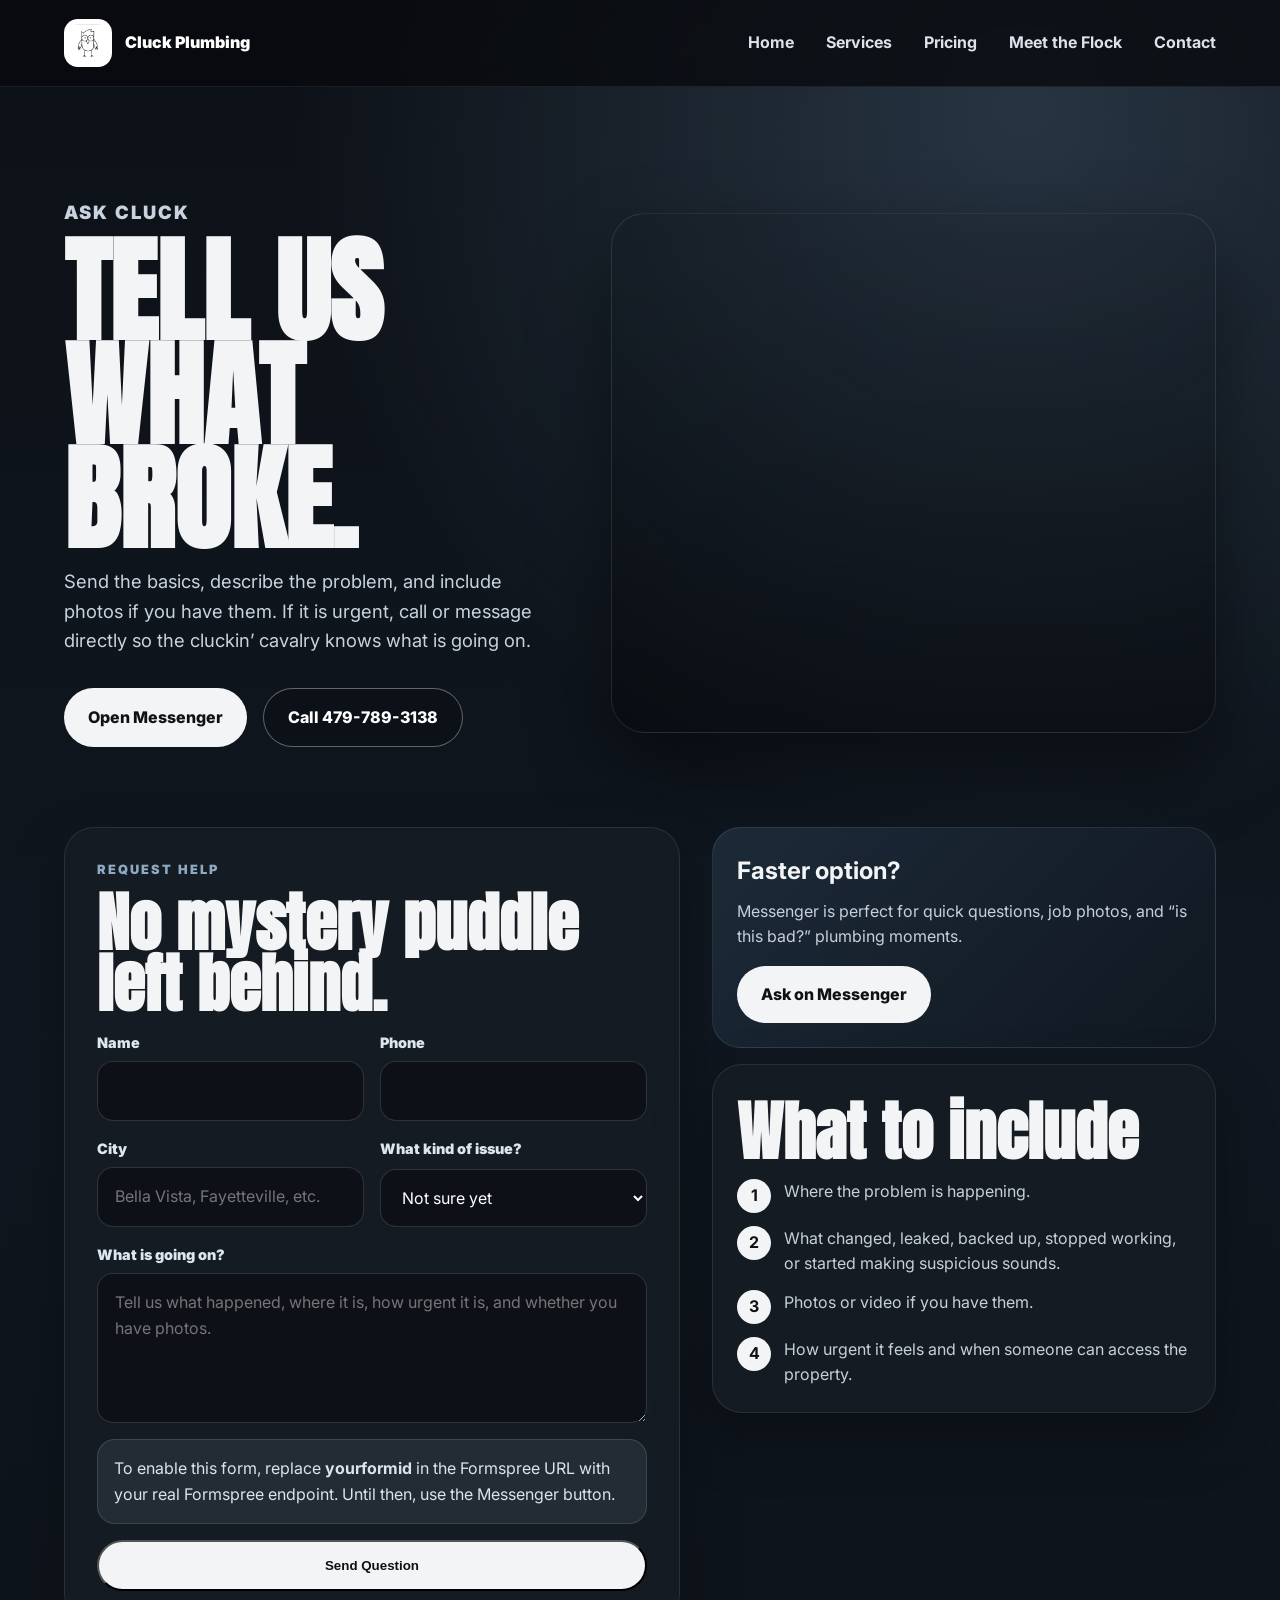
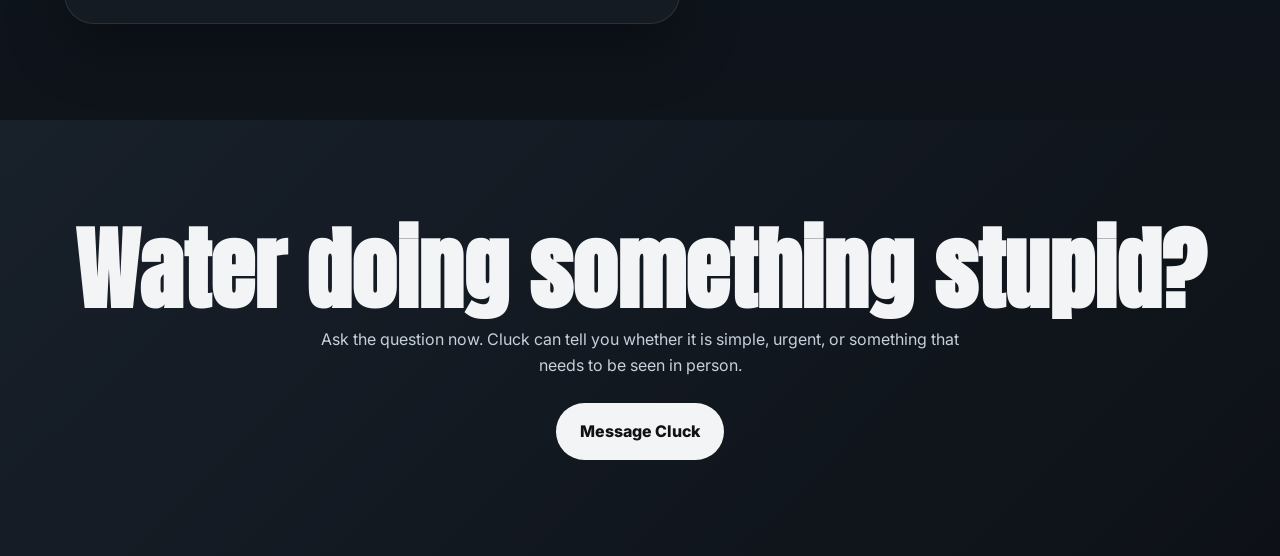
<file: quote/index.html>
<!DOCTYPE html>
<html lang="en">
<head>
  <meta charset="UTF-8" />
  <meta name="viewport" content="width=device-width, initial-scale=1.0" />
  <title>Ask Us a Question | Cluck Plumbing</title>
  <link rel="stylesheet" href="../styles.css" />
  <script defer src="../script.js"></script>
  <style>
    .brand-logo img{width:48px;height:48px;object-fit:contain;display:block;background:#fff;border-radius:14px;padding:5px}.quote-page{padding-top:86px;min-height:100vh;background:radial-gradient(circle at 80% 5%,rgba(93,126,155,.32),transparent 32%),linear-gradient(180deg,#0d1117 0%,#101720 48%,#0d1117 100%)}.quote-hero{display:grid;grid-template-columns:.9fr 1.1fr;gap:4vw;align-items:center;padding:7rem 5vw 4rem}.quote-hero h1{font-family:Anton,sans-serif;font-size:clamp(4rem,9vw,8rem);line-height:.9;text-transform:uppercase;margin:.8rem 0 1rem}.quote-hero p{color:#c8d3df;font-size:1.15rem;max-width:680px}.quote-photo{min-height:520px;border-radius:34px;background:linear-gradient(rgba(0,0,0,.08),rgba(0,0,0,.35)),url('https://images.unsplash.com/photo-1621905252507-b35492cc74b4?q=80&w=1700&auto=format&fit=crop');background-size:cover;background-position:center;box-shadow:0 35px 80px rgba(0,0,0,.45);border:1px solid rgba(255,255,255,.1)}.quote-wrap{padding:1rem 5vw 6rem;display:grid;grid-template-columns:1.1fr .9fr;gap:2rem;align-items:start}.quote-card,.quote-side-card{background:#151b22;border:1px solid rgba(255,255,255,.09);border-radius:30px;box-shadow:0 25px 60px rgba(0,0,0,.28)}.quote-card{padding:2rem}.quote-card h2,.quote-side-card h2{font-family:Anton,sans-serif;font-size:clamp(2.5rem,5vw,4rem);line-height:.95;margin-bottom:1rem}.quote-form{display:grid;gap:1rem}.field{display:grid;gap:.45rem}.field label{font-weight:900;color:#dce6f0;font-size:.9rem}.field input,.field textarea,.field select{width:100%;padding:1rem 1.05rem;border-radius:16px;border:1px solid rgba(255,255,255,.14);background:#0d1117;color:#fff;font:inherit;outline:none}.field textarea{min-height:150px;resize:vertical}.field input:focus,.field textarea:focus,.field select:focus{border-color:#8ea9c2;box-shadow:0 0 0 4px rgba(142,169,194,.12)}.form-row{display:grid;grid-template-columns:1fr 1fr;gap:1rem}.note-box{padding:1rem;border-radius:18px;background:rgba(142,169,194,.12);border:1px solid rgba(142,169,194,.22);color:#d8e4ee}.quote-side{display:grid;gap:1rem}.quote-side-card{padding:1.5rem}.quote-side-card p{color:#c6d0db}.steps{display:grid;gap:.8rem;margin-top:1rem}.step{display:grid;grid-template-columns:auto 1fr;gap:.8rem;align-items:start}.step strong{width:34px;height:34px;border-radius:999px;background:#f3f4f6;color:#111;display:grid;place-items:center}.messenger-card{background:linear-gradient(135deg,#1c2a38,#101720);padding:1.5rem;border-radius:28px;border:1px solid rgba(255,255,255,.1)}.messenger-card h3{font-size:1.5rem;margin-bottom:.5rem}.messenger-card p{color:#c6d0db;margin-bottom:1rem}.quote-footer-cta{padding:6rem 5vw;text-align:center;background:linear-gradient(135deg,#18202a,#0d1117)}.quote-footer-cta h2{font-family:Anton,sans-serif;font-size:clamp(3rem,7vw,6rem);line-height:.92;margin-bottom:1rem}.quote-footer-cta p{color:#c6d0db;max-width:680px;margin:0 auto 1.5rem}@media(max-width:1000px){.quote-hero,.quote-wrap{grid-template-columns:1fr}.quote-photo{min-height:360px}}@media(max-width:650px){.form-row{grid-template-columns:1fr}.quote-card{padding:1.25rem}.quote-hero{padding-top:5rem}}
  </style>
</head>
<body>
  <nav class="nav">
    <a class="brand brand-logo" href="../index.html" aria-label="Cluck Plumbing home"><img src="../assets/logo/cluck-owl-logo.png" alt="Cluck Plumbing owl logo" /><span>Cluck Plumbing</span></a>
    <button class="menu" onclick="toggleMenu()">☰</button>
    <div id="links" class="links"><a href="../index.html">Home</a><a href="../services/">Services</a><a href="../pricing/">Pricing</a><a href="../team/">Meet the Flock</a><a href="../contact/">Contact</a></div>
  </nav>
  <main class="quote-page">
    <section class="quote-hero">
      <div><p class="eyebrow">Ask Cluck</p><h1>Tell us what broke.</h1><p>Send the basics, describe the problem, and include photos if you have them. If it is urgent, call or message directly so the cluckin’ cavalry knows what is going on.</p><div class="actions"><a class="btn primary" href="https://m.me/CluckPlumbingLLC">Open Messenger</a><a class="btn secondary" href="tel:4797893138">Call 479-789-3138</a></div></div>
      <div class="quote-photo" aria-label="Plumbing service photo"></div>
    </section>
    <section class="quote-wrap">
      <div class="quote-card">
        <p class="eyebrow">Request help</p><h2>No mystery puddle left behind.</h2>
        <form class="quote-form" action="https://formspree.io/f/yourformid" method="POST">
          <div class="form-row"><div class="field"><label for="name">Name</label><input id="name" name="name" type="text" required /></div><div class="field"><label for="phone">Phone</label><input id="phone" name="phone" type="tel" required /></div></div>
          <div class="form-row"><div class="field"><label for="city">City</label><input id="city" name="city" type="text" placeholder="Bella Vista, Fayetteville, etc." /></div><div class="field"><label for="service">What kind of issue?</label><select id="service" name="service"><option>Not sure yet</option><option>Leak / repair</option><option>Water heater</option><option>Sewer or drain</option><option>Commercial plumbing</option><option>Emergency / after hours</option></select></div></div>
          <div class="field"><label for="message">What is going on?</label><textarea id="message" name="message" placeholder="Tell us what happened, where it is, how urgent it is, and whether you have photos." required></textarea></div>
          <div class="note-box">To enable this form, replace <strong>yourformid</strong> in the Formspree URL with your real Formspree endpoint. Until then, use the Messenger button.</div>
          <button class="btn primary" type="submit">Send Question</button>
        </form>
      </div>
      <aside class="quote-side">
        <div class="messenger-card"><h3>Faster option?</h3><p>Messenger is perfect for quick questions, job photos, and “is this bad?” plumbing moments.</p><a class="btn primary" href="https://m.me/CluckPlumbingLLC">Ask on Messenger</a></div>
        <div class="quote-side-card"><h2>What to include</h2><div class="steps"><div class="step"><strong>1</strong><p>Where the problem is happening.</p></div><div class="step"><strong>2</strong><p>What changed, leaked, backed up, stopped working, or started making suspicious sounds.</p></div><div class="step"><strong>3</strong><p>Photos or video if you have them.</p></div><div class="step"><strong>4</strong><p>How urgent it feels and when someone can access the property.</p></div></div></div>
      </aside>
    </section>
    <section class="quote-footer-cta"><h2>Water doing something stupid?</h2><p>Ask the question now. Cluck can tell you whether it is simple, urgent, or something that needs to be seen in person.</p><a class="btn primary" href="https://m.me/CluckPlumbingLLC">Message Cluck</a></section>
  </main>
</body>
</html>
</file>
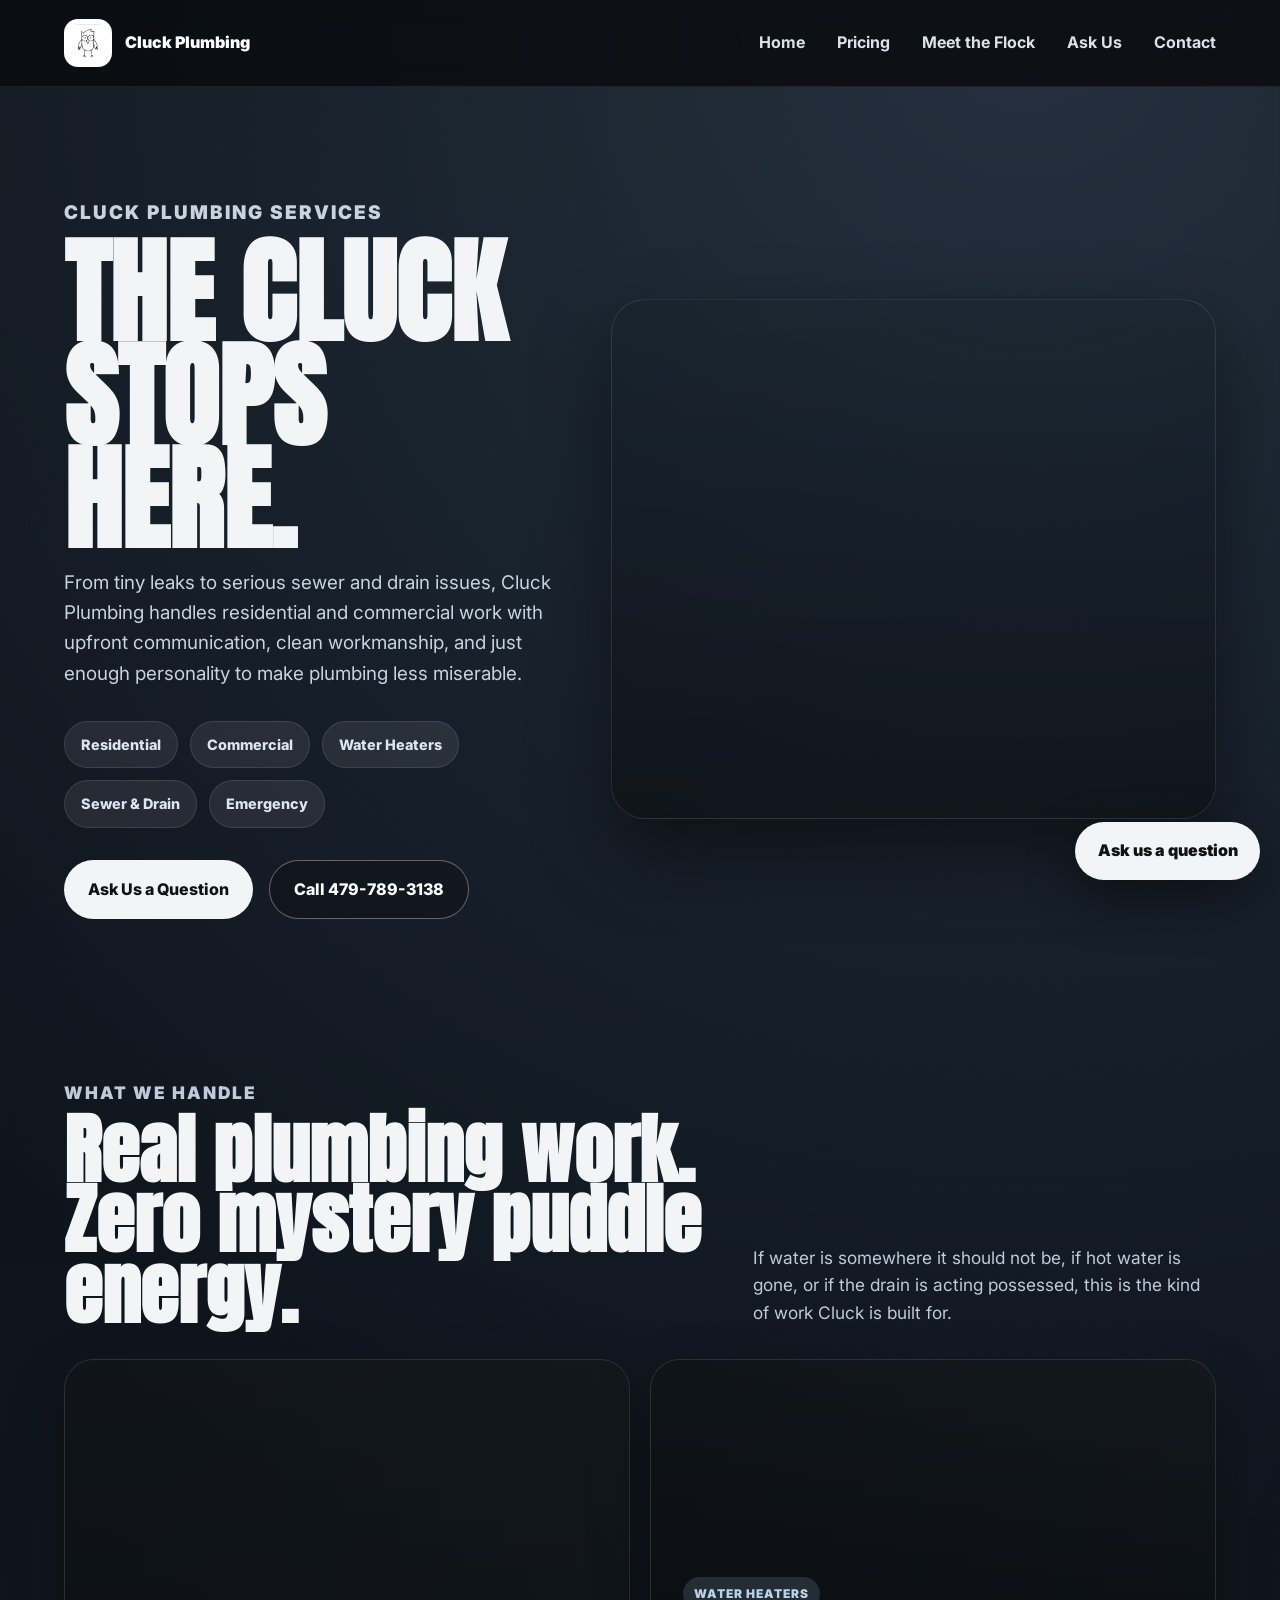
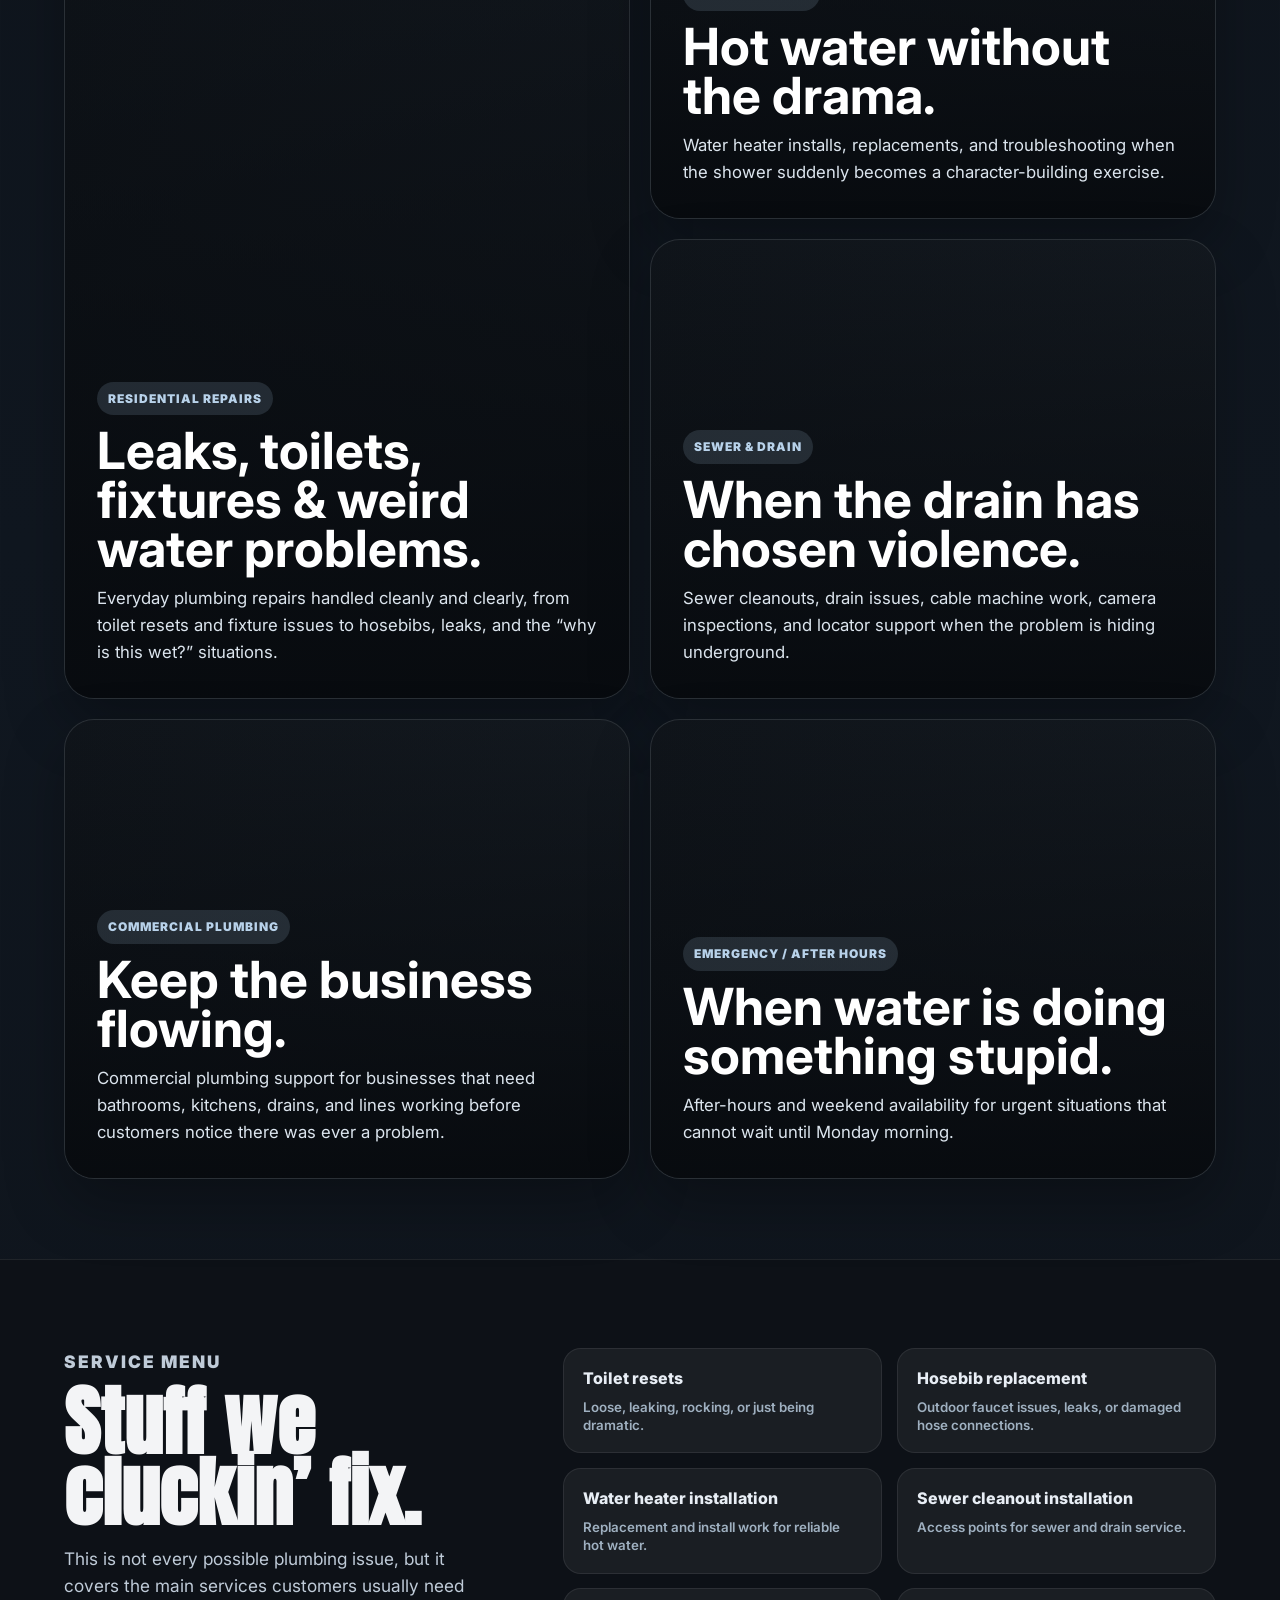
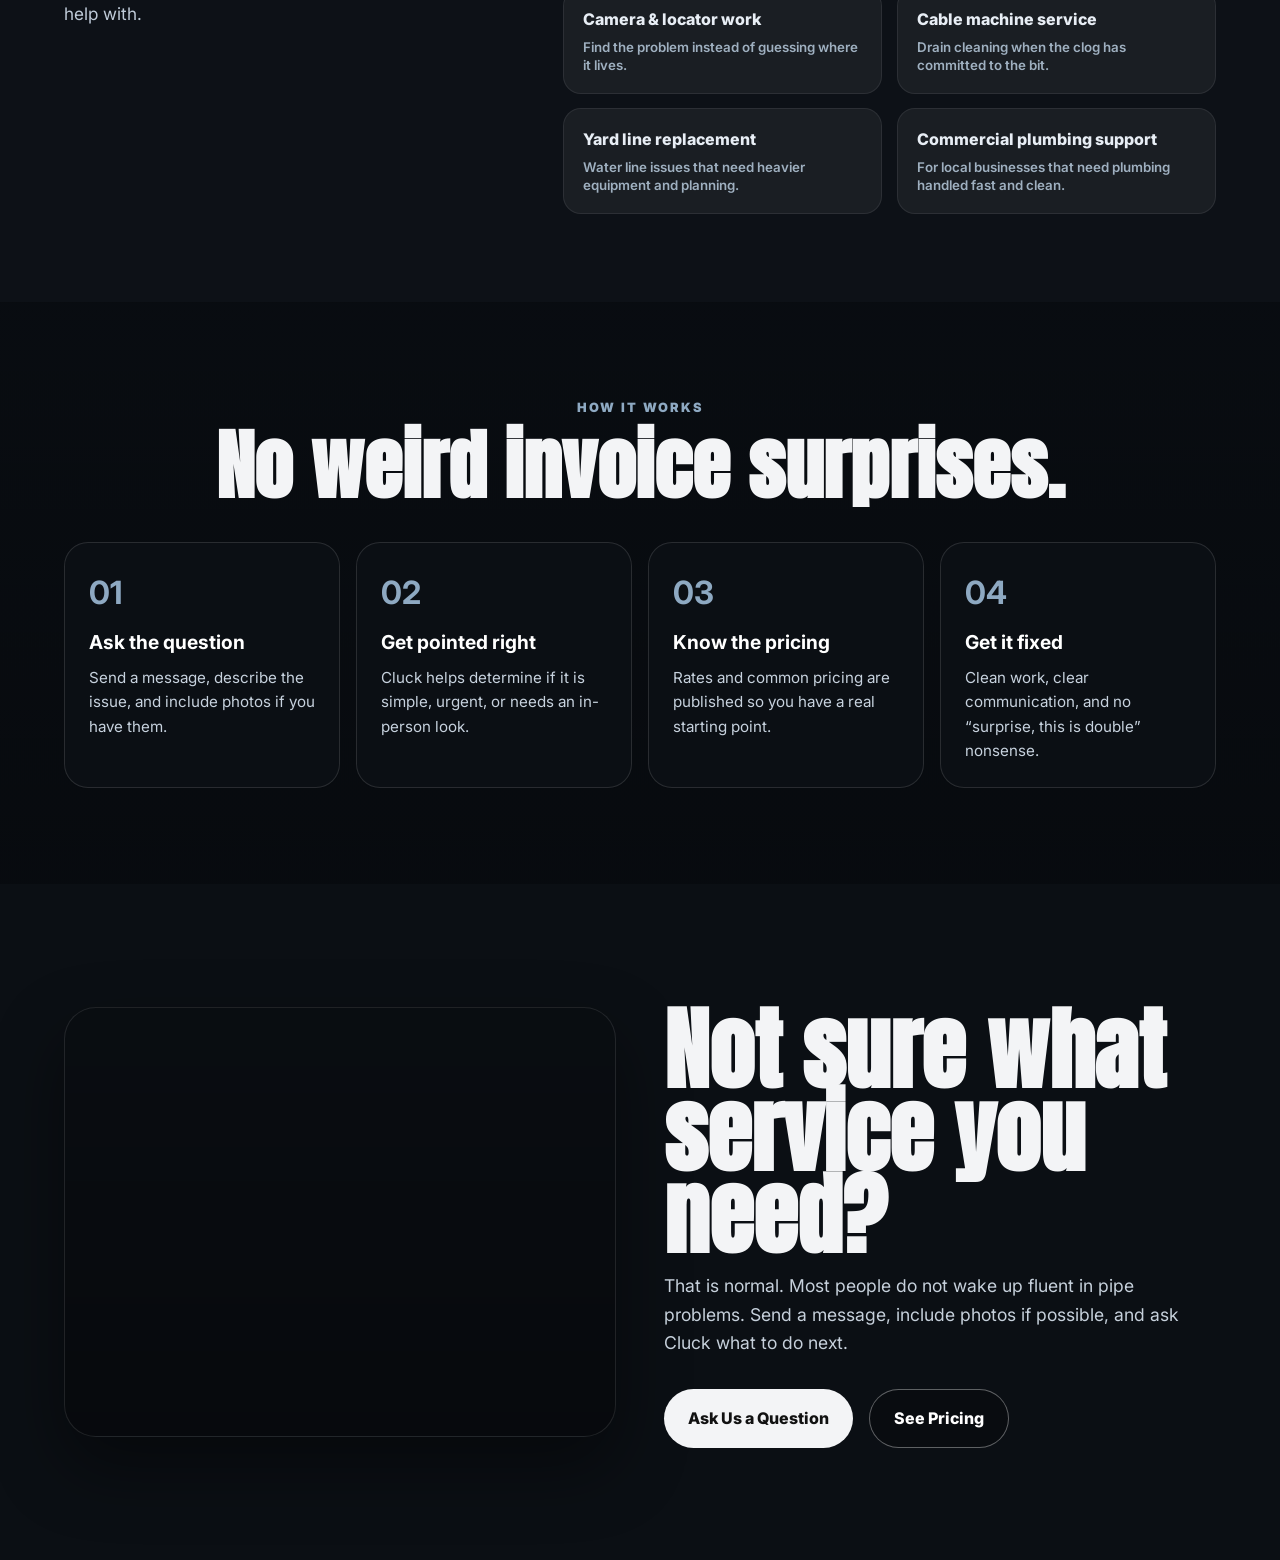
<file: services/index.html>
<!DOCTYPE html>
<html lang="en">
<head>
  <meta charset="UTF-8" />
  <meta name="viewport" content="width=device-width, initial-scale=1.0" />

  <title>Services | Cluck Plumbing</title>

  <link rel="stylesheet" href="../styles.css" />
  <script defer src="../script.js"></script>

  <style>
    .brand-logo img { width: 48px; height: 48px; object-fit: contain; display: block; background: #fff; border-radius: 14px; padding: 5px; }
    .services-page { padding-top: 86px; background: radial-gradient(circle at 80% 0%, rgba(83, 116, 145, .32), transparent 32%), linear-gradient(180deg, #0d1117 0%, #101720 45%, #0d1117 100%); min-height: 100vh; }
    .services-hero { min-height: 68vh; display: grid; grid-template-columns: .9fr 1.1fr; gap: 4vw; align-items: center; padding: 7rem 5vw 5rem; }
    .services-hero h1 { font-family: Anton, sans-serif; font-size: clamp(4rem, 9vw, 8rem); line-height: .9; text-transform: uppercase; margin: .8rem 0 1rem; }
    .services-hero p { color: #c8d3df; font-size: 1.18rem; max-width: 680px; }
    .services-hero-photo { min-height: 520px; border-radius: 34px; background-image: linear-gradient(rgba(0,0,0,.08), rgba(0,0,0,.35)), url("https://images.unsplash.com/photo-1505798577917-a65157d3320a?q=80&w=1700&auto=format&fit=crop"); background-size: cover; background-position: center; box-shadow: 0 35px 80px rgba(0,0,0,.45); border: 1px solid rgba(255,255,255,.1); }
    .service-pill-row { display: flex; flex-wrap: wrap; gap: .75rem; margin-top: 2rem; }
    .service-pill-row span { padding: .7rem 1rem; border-radius: 999px; background: rgba(255,255,255,.08); border: 1px solid rgba(255,255,255,.1); color: #dce6f0; font-weight: 800; font-size: .9rem; }
    .services-grid-section { padding: 5rem 5vw; }
    .services-grid-header { display: flex; justify-content: space-between; gap: 2rem; align-items: flex-end; margin-bottom: 2rem; }
    .services-grid-header h2 { font-family: Anton, sans-serif; font-size: clamp(3rem, 6vw, 5.5rem); line-height: .92; margin: .5rem 0 0; }
    .services-grid-header p { color: #bfcbd8; max-width: 560px; font-size: 1.08rem; }
    .service-showcase-grid { display: grid; grid-template-columns: repeat(2, 1fr); gap: 1.25rem; }
    .service-showcase-card { min-height: 460px; border-radius: 30px; overflow: hidden; position: relative; background: #151b22; border: 1px solid rgba(255,255,255,.09); box-shadow: 0 25px 60px rgba(0,0,0,.28); }
    .service-showcase-card.large { min-height: 620px; grid-row: span 2; }
    .service-showcase-card::before { content: ""; position: absolute; inset: 0; background-size: cover; background-position: center; filter: saturate(.92); transform: scale(1.02); }
    .service-showcase-card::after { content: ""; position: absolute; inset: 0; background: linear-gradient(180deg, rgba(7,10,14,.08), rgba(7,10,14,.92)), linear-gradient(90deg, rgba(7,10,14,.35), rgba(7,10,14,.1)); }
    .service-showcase-card.repairs::before { background-image: url("https://images.unsplash.com/photo-1585704032915-c3400ca199e7?q=80&w=1600&auto=format&fit=crop"); }
    .service-showcase-card.water::before { background-image: url("https://images.unsplash.com/photo-1584622650111-993a426fbf0a?q=80&w=1600&auto=format&fit=crop"); }
    .service-showcase-card.drain::before { background-image: url("https://images.unsplash.com/photo-1600566752355-35792bedcfea?q=80&w=1600&auto=format&fit=crop"); }
    .service-showcase-card.commercial::before { background-image: url("https://images.unsplash.com/photo-1497366754035-f200968a6e72?q=80&w=1600&auto=format&fit=crop"); }
    .service-showcase-card.emergency::before { background-image: url("https://images.unsplash.com/photo-1607472586893-edb57bdc0e39?q=80&w=1600&auto=format&fit=crop"); }
    .service-showcase-content { position: absolute; z-index: 2; left: 0; right: 0; bottom: 0; padding: 2rem; }
    .service-showcase-content span { display: inline-flex; margin-bottom: .7rem; padding: .45rem .7rem; border-radius: 999px; background: rgba(142,169,194,.18); color: #b8d2ea; font-size: .75rem; font-weight: 900; letter-spacing: 1px; text-transform: uppercase; }
    .service-showcase-content h3 { font-size: clamp(2rem, 4vw, 3.5rem); line-height: .95; margin-bottom: .8rem; color: #fff; }
    .service-showcase-content p { color: #dce5ee; max-width: 620px; font-size: 1.05rem; }
    .service-list-section { padding: 5.5rem 5vw; display: grid; grid-template-columns: .8fr 1.2fr; gap: 4rem; border-top: 1px solid rgba(255,255,255,.08); background: #0d1117; }
    .service-list-section h2 { font-family: Anton, sans-serif; font-size: clamp(3rem, 6vw, 5.5rem); line-height: .92; margin: .75rem 0 1rem; }
    .service-list-section p { color: #bfcbd8; font-size: 1.08rem; }
    .service-check-grid { display: grid; grid-template-columns: repeat(2, 1fr); gap: .9rem; }
    .service-check { padding: 1.1rem 1.2rem; border-radius: 18px; background: rgba(255,255,255,.055); border: 1px solid rgba(255,255,255,.08); color: #e8eef5; font-weight: 800; }
    .service-check small { display: block; color: #9fb0c0; font-weight: 600; margin-top: .35rem; line-height: 1.4; }
    .service-process { padding: 6rem 5vw; background: linear-gradient(rgba(7,10,14,.78), rgba(7,10,14,.93)), url("https://images.unsplash.com/photo-1518005020951-eccb494ad742?q=80&w=1800&auto=format&fit=crop"); background-size: cover; background-position: center; }
    .service-process h2 { font-family: Anton, sans-serif; font-size: clamp(3rem, 6vw, 5.5rem); line-height: .92; text-align: center; margin-bottom: 2.5rem; }
    .process-grid { display: grid; grid-template-columns: repeat(4, 1fr); gap: 1rem; }
    .process-card { padding: 1.5rem; border-radius: 24px; background: rgba(13,17,23,.78); border: 1px solid rgba(255,255,255,.12); backdrop-filter: blur(8px); }
    .process-card strong { display: block; color: #8ea9c2; font-size: 2rem; margin-bottom: .6rem; }
    .process-card h3 { color: #fff; font-size: 1.2rem; margin-bottom: .5rem; }
    .process-card p { color: #c7d2de; font-size: .95rem; }
    .services-cta { padding: 7rem 5vw; display: grid; grid-template-columns: 1fr 1fr; gap: 3rem; align-items: center; background: #0b0f14; }
    .services-cta-photo { min-height: 430px; border-radius: 32px; background: linear-gradient(rgba(0,0,0,.1), rgba(0,0,0,.35)), url("https://images.unsplash.com/photo-1504917595217-d4dc5ebe6122?q=80&w=1600&auto=format&fit=crop"); background-size: cover; background-position: center; border: 1px solid rgba(255,255,255,.1); box-shadow: 0 30px 70px rgba(0,0,0,.42); }
    .services-cta-copy h2 { font-family: Anton, sans-serif; font-size: clamp(3rem, 7vw, 6rem); line-height: .92; margin-bottom: 1rem; }
    .services-cta-copy p { color: #c6d0db; font-size: 1.1rem; margin-bottom: 1.5rem; max-width: 620px; }
    @media (max-width: 1000px) { .services-hero, .service-list-section, .services-cta { grid-template-columns: 1fr; } .service-showcase-grid { grid-template-columns: 1fr; } .service-showcase-card, .service-showcase-card.large, .services-hero-photo, .services-cta-photo { min-height: 380px; } .process-grid { grid-template-columns: repeat(2, 1fr); } .services-grid-header { display: block; } }
    @media (max-width: 650px) { .service-check-grid, .process-grid { grid-template-columns: 1fr; } .services-hero { padding-top: 5rem; } .service-showcase-content { padding: 1.4rem; } }
  </style>
</head>
<body>
  <nav class="nav"><a class="brand brand-logo" href="../index.html" aria-label="Cluck Plumbing home"><img src="../assets/logo/cluck-owl-logo.png" alt="Cluck Plumbing owl logo" /><span>Cluck Plumbing</span></a><button class="menu" onclick="toggleMenu()">☰</button><div id="links" class="links"><a href="../index.html">Home</a><a href="../pricing/">Pricing</a><a href="../team/">Meet the Flock</a><a href="../quote/">Ask Us</a><a href="../contact/">Contact</a></div></nav>
  <main class="services-page">
    <section class="services-hero"><div><p class="eyebrow">Cluck Plumbing Services</p><h1>The cluck stops here.</h1><p>From tiny leaks to serious sewer and drain issues, Cluck Plumbing handles residential and commercial work with upfront communication, clean workmanship, and just enough personality to make plumbing less miserable.</p><div class="service-pill-row"><span>Residential</span><span>Commercial</span><span>Water Heaters</span><span>Sewer & Drain</span><span>Emergency</span></div><div class="actions"><a class="btn primary" href="../quote/">Ask Us a Question</a><a class="btn secondary" href="tel:4797893138">Call 479-789-3138</a></div></div><div class="services-hero-photo" aria-label="Plumber working on job site"></div></section>
    <section class="services-grid-section"><div class="services-grid-header"><div><p class="eyebrow">What we handle</p><h2>Real plumbing work. Zero mystery puddle energy.</h2></div><p>If water is somewhere it should not be, if hot water is gone, or if the drain is acting possessed, this is the kind of work Cluck is built for.</p></div><div class="service-showcase-grid"><article class="service-showcase-card large repairs"><div class="service-showcase-content"><span>Residential Repairs</span><h3>Leaks, toilets, fixtures & weird water problems.</h3><p>Everyday plumbing repairs handled cleanly and clearly, from toilet resets and fixture issues to hosebibs, leaks, and the “why is this wet?” situations.</p></div></article><article class="service-showcase-card water"><div class="service-showcase-content"><span>Water Heaters</span><h3>Hot water without the drama.</h3><p>Water heater installs, replacements, and troubleshooting when the shower suddenly becomes a character-building exercise.</p></div></article><article class="service-showcase-card drain"><div class="service-showcase-content"><span>Sewer & Drain</span><h3>When the drain has chosen violence.</h3><p>Sewer cleanouts, drain issues, cable machine work, camera inspections, and locator support when the problem is hiding underground.</p></div></article><article class="service-showcase-card commercial"><div class="service-showcase-content"><span>Commercial Plumbing</span><h3>Keep the business flowing.</h3><p>Commercial plumbing support for businesses that need bathrooms, kitchens, drains, and lines working before customers notice there was ever a problem.</p></div></article><article class="service-showcase-card emergency"><div class="service-showcase-content"><span>Emergency / After Hours</span><h3>When water is doing something stupid.</h3><p>After-hours and weekend availability for urgent situations that cannot wait until Monday morning.</p></div></article></div></section>
    <section class="service-list-section"><div><p class="eyebrow">Service menu</p><h2>Stuff we cluckin’ fix.</h2><p>This is not every possible plumbing issue, but it covers the main services customers usually need help with.</p></div><div class="service-check-grid"><div class="service-check">Toilet resets<small>Loose, leaking, rocking, or just being dramatic.</small></div><div class="service-check">Hosebib replacement<small>Outdoor faucet issues, leaks, or damaged hose connections.</small></div><div class="service-check">Water heater installation<small>Replacement and install work for reliable hot water.</small></div><div class="service-check">Sewer cleanout installation<small>Access points for sewer and drain service.</small></div><div class="service-check">Camera & locator work<small>Find the problem instead of guessing where it lives.</small></div><div class="service-check">Cable machine service<small>Drain cleaning when the clog has committed to the bit.</small></div><div class="service-check">Yard line replacement<small>Water line issues that need heavier equipment and planning.</small></div><div class="service-check">Commercial plumbing support<small>For local businesses that need plumbing handled fast and clean.</small></div></div></section>
    <section class="service-process"><p class="eyebrow center">How it works</p><h2>No weird invoice surprises.</h2><div class="process-grid"><article class="process-card"><strong>01</strong><h3>Ask the question</h3><p>Send a message, describe the issue, and include photos if you have them.</p></article><article class="process-card"><strong>02</strong><h3>Get pointed right</h3><p>Cluck helps determine if it is simple, urgent, or needs an in-person look.</p></article><article class="process-card"><strong>03</strong><h3>Know the pricing</h3><p>Rates and common pricing are published so you have a real starting point.</p></article><article class="process-card"><strong>04</strong><h3>Get it fixed</h3><p>Clean work, clear communication, and no “surprise, this is double” nonsense.</p></article></div></section>
    <section class="services-cta"><div class="services-cta-photo" aria-label="Plumbing tools and service work"></div><div class="services-cta-copy"><h2>Not sure what service you need?</h2><p>That is normal. Most people do not wake up fluent in pipe problems. Send a message, include photos if possible, and ask Cluck what to do next.</p><div class="actions"><a class="btn primary" href="../quote/">Ask Us a Question</a><a class="btn secondary" href="../pricing/">See Pricing</a></div></div></section>
  </main>
  <a class="sticky" href="https://m.me/CluckPlumbingLLC">Ask us a question</a>
</body>
</html>
</file>
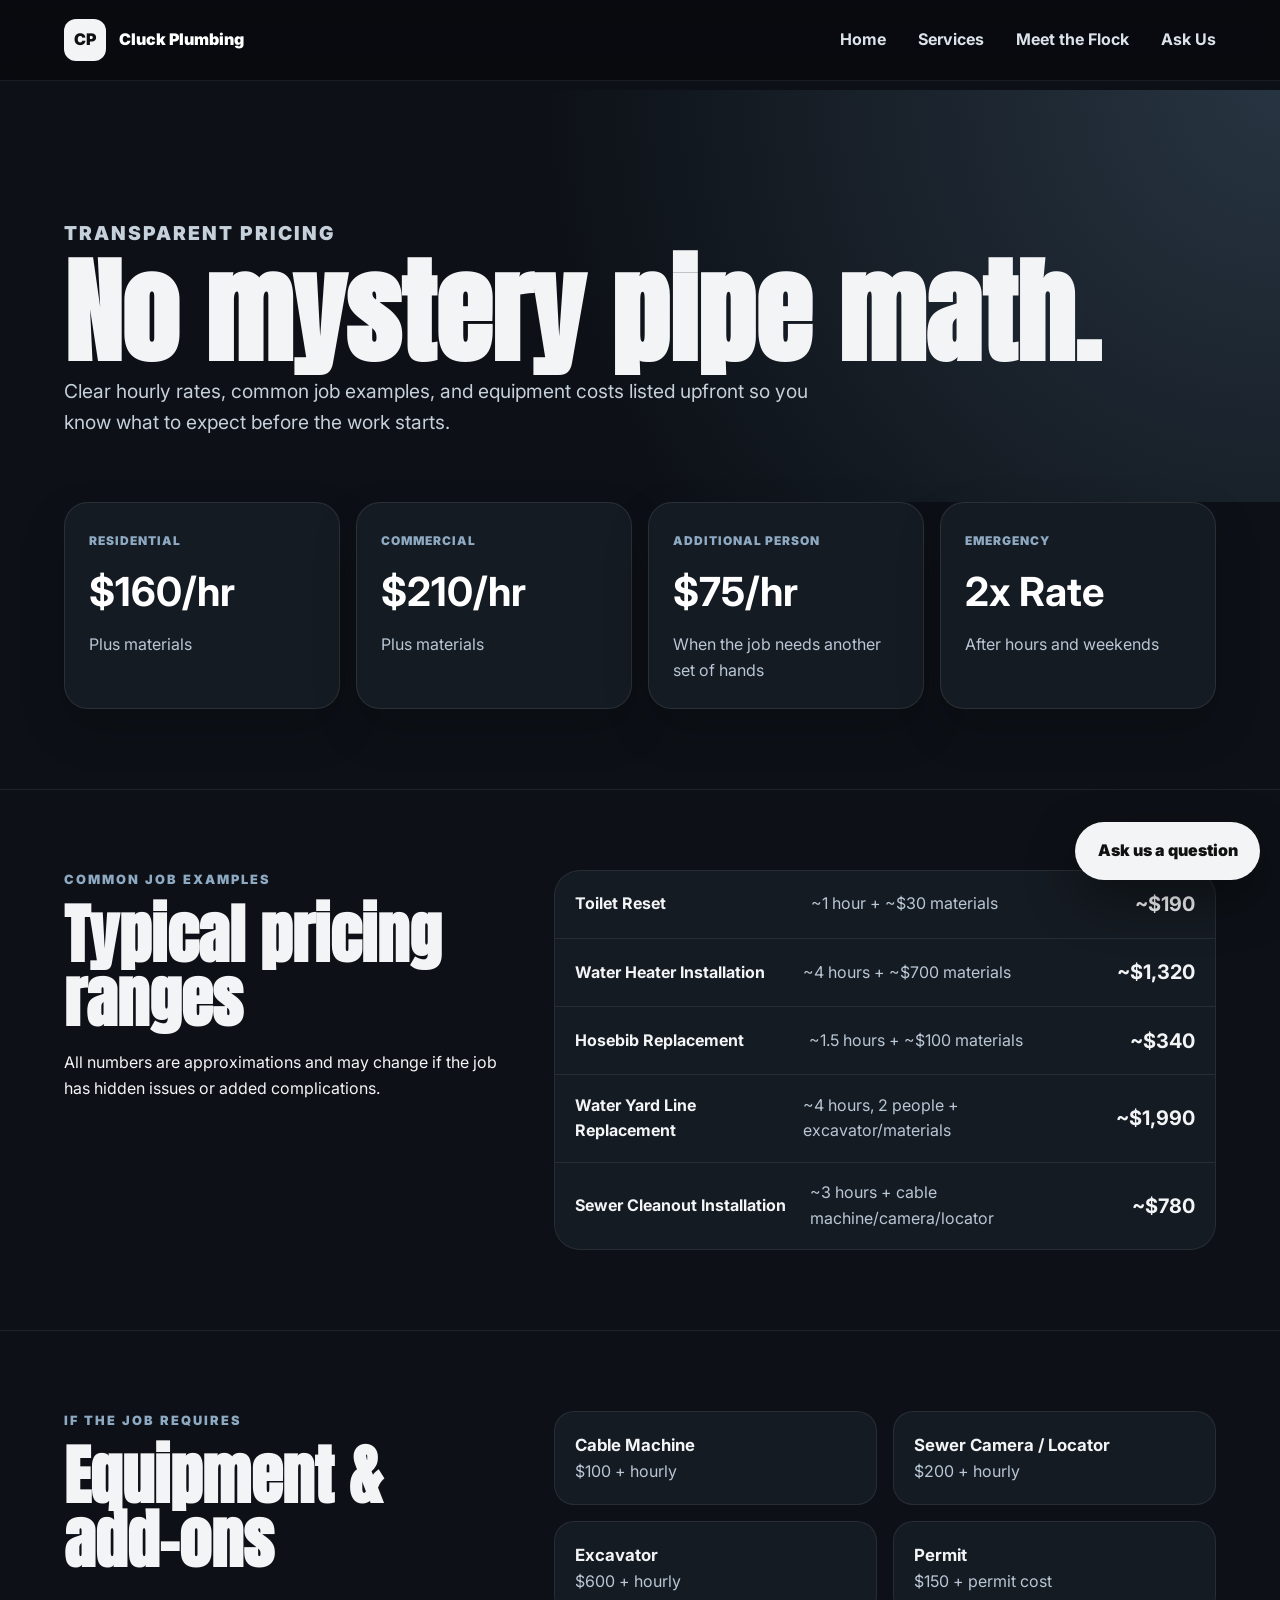
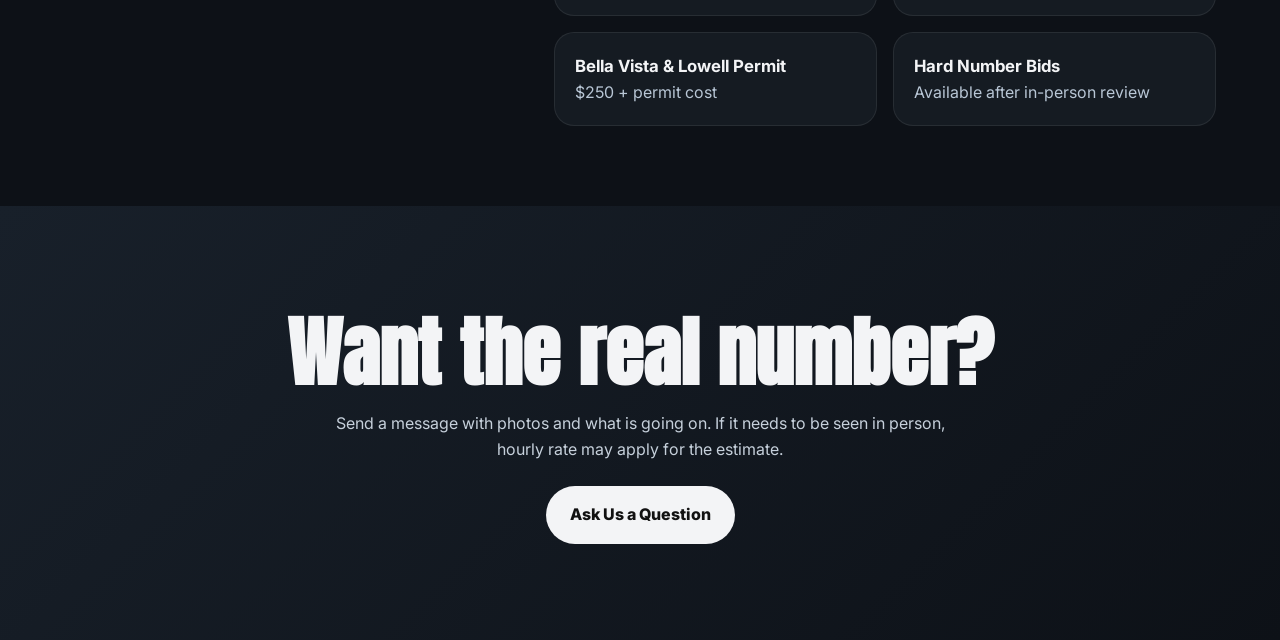
<file: pricing.html>
<!DOCTYPE html><html lang='en'><head><meta charset='UTF-8'><meta name='viewport' content='width=device-width, initial-scale=1.0'><title>Pricing | Cluck Plumbing</title><link rel='stylesheet' href='styles.css'></head><body><nav class='nav'><a class='brand' href='index.html'><span class='mark'>CP</span><span>Cluck Plumbing</span></a><div class='links'><a href='index.html'>Home</a><a href='services.html'>Services</a><a href='team.html'>Meet the Flock</a><a href='quote.html'>Ask Us</a></div></nav><main class='pricing-page'><section class='pricing-hero'><p class='eyebrow'>Transparent Pricing</p><h1>No mystery pipe math.</h1><p>Clear hourly rates, common job examples, and equipment costs listed upfront so you know what to expect before the work starts.</p></section><section class='rate-cards'><article><span>Residential</span><strong>$160/hr</strong><p>Plus materials</p></article><article><span>Commercial</span><strong>$210/hr</strong><p>Plus materials</p></article><article><span>Additional Person</span><strong>$75/hr</strong><p>When the job needs another set of hands</p></article><article><span>Emergency</span><strong>2x Rate</strong><p>After hours and weekends</p></article></section><section class='pricing-section'><div><p class='eyebrow'>Common Job Examples</p><h2>Typical pricing ranges</h2><p>All numbers are approximations and may change if the job has hidden issues or added complications.</p></div><div class='price-table'><div><b>Toilet Reset</b><span>~1 hour + ~$30 materials</span><strong>~$190</strong></div><div><b>Water Heater Installation</b><span>~4 hours + ~$700 materials</span><strong>~$1,320</strong></div><div><b>Hosebib Replacement</b><span>~1.5 hours + ~$100 materials</span><strong>~$340</strong></div><div><b>Water Yard Line Replacement</b><span>~4 hours, 2 people + excavator/materials</span><strong>~$1,990</strong></div><div><b>Sewer Cleanout Installation</b><span>~3 hours + cable machine/camera/locator</span><strong>~$780</strong></div></div></section><section class='pricing-section equipment'><div><p class='eyebrow'>If the Job Requires</p><h2>Equipment & add-ons</h2></div><div class='addon-grid'><article><b>Cable Machine</b><span>$100 + hourly</span></article><article><b>Sewer Camera / Locator</b><span>$200 + hourly</span></article><article><b>Excavator</b><span>$600 + hourly</span></article><article><b>Permit</b><span>$150 + permit cost</span></article><article><b>Bella Vista & Lowell Permit</b><span>$250 + permit cost</span></article><article><b>Hard Number Bids</b><span>Available after in-person review</span></article></div></section><section class='pricing-note'><h2>Want the real number?</h2><p>Send a message with photos and what is going on. If it needs to be seen in person, hourly rate may apply for the estimate.</p><a class='btn primary' href='quote.html'>Ask Us a Question</a></section></main><a class='sticky' href='https://m.me/CluckPlumbingLLC'>Ask us a question</a></body></html>
</file>
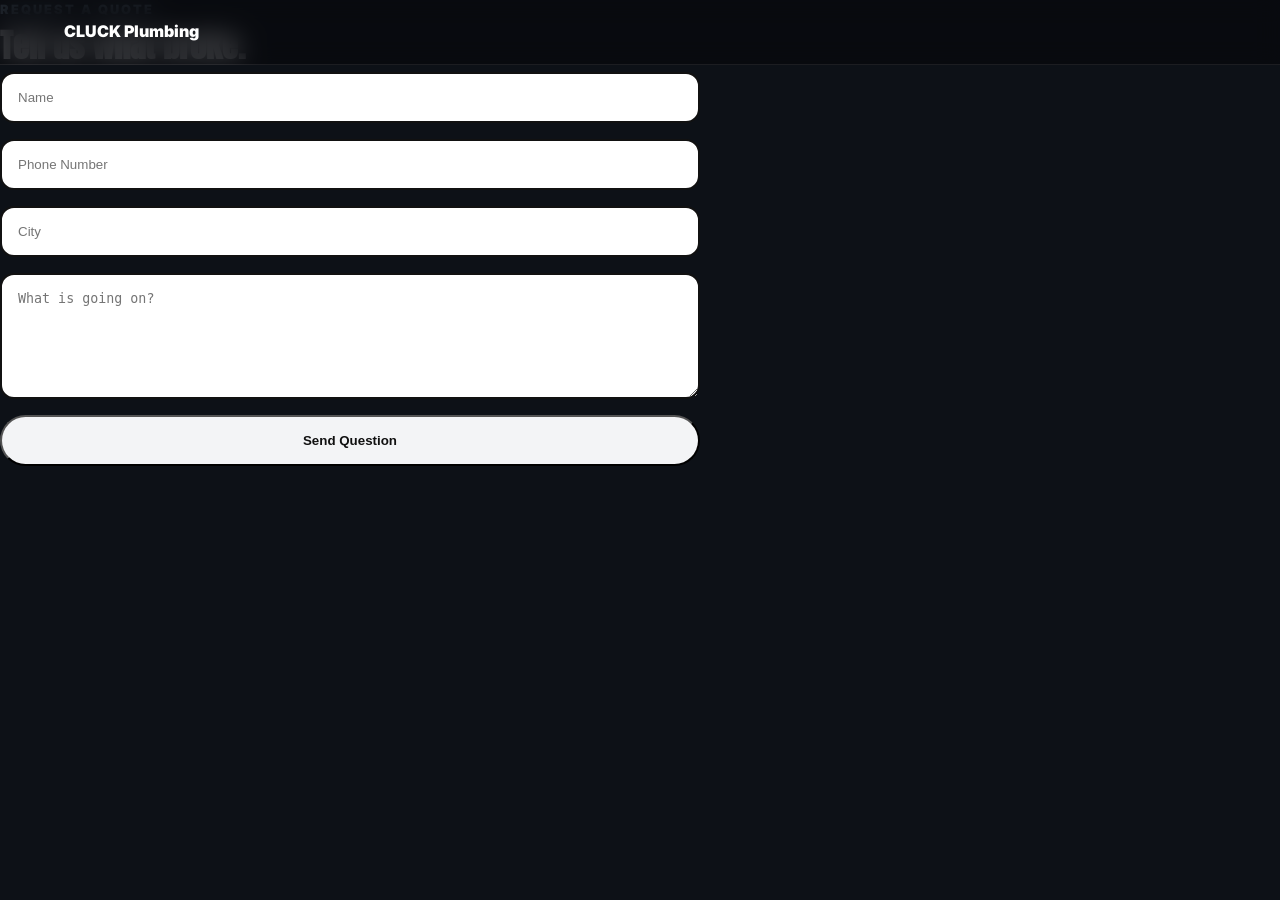
<file: quote.html>
<!DOCTYPE html><html lang='en'><head><meta charset='UTF-8'><meta name='viewport' content='width=device-width, initial-scale=1.0'><title>Request a Quote</title><link rel='stylesheet' href='styles.css'></head><body><nav class='nav'><a class='brand' href='index.html'>CLUCK Plumbing</a></nav><main class='flock'><p class='eyebrow'>Request a Quote</p><h1>Tell us what broke.</h1><form action='https://formspree.io/f/yourformid' method='POST' style='display:grid;gap:1rem;max-width:700px'><input placeholder='Name' required style='padding:1rem;border-radius:14px;border:2px solid #111'><input placeholder='Phone Number' required style='padding:1rem;border-radius:14px;border:2px solid #111'><input placeholder='City' style='padding:1rem;border-radius:14px;border:2px solid #111'><textarea placeholder='What is going on?' rows='6' style='padding:1rem;border-radius:14px;border:2px solid #111'></textarea><button class='btn primary'>Send Question</button></form></main></body></html>
</file>
<file: styles.css>
@import url('https://fonts.googleapis.com/css2?family=Anton&family=Inter:wght@400;500;700;800;900&display=swap');
*{margin:0;padding:0;box-sizing:border-box}body{font-family:Inter,sans-serif;background:#0d1117;color:#f3f4f6;overflow-x:hidden;line-height:1.6}.nav{position:fixed;top:0;width:100%;display:flex;justify-content:space-between;align-items:center;padding:1.2rem 5vw;z-index:1000;background:rgba(8,10,14,.78);backdrop-filter:blur(12px);border-bottom:1px solid rgba(255,255,255,.08)}.brand{text-decoration:none;color:#fff;font-weight:900;display:flex;align-items:center;gap:.8rem}.mark{width:42px;height:42px;border-radius:12px;background:#f3f4f6;color:#111;display:grid;place-items:center;font-weight:900}.links{display:flex;gap:2rem}.links a{text-decoration:none;color:#dbe2ea;font-weight:700}.hero{position:relative;min-height:100vh;display:flex;align-items:flex-end;padding:8rem 5vw 5rem;overflow:hidden;background:#05070a}.hero-media{position:absolute;top:0;right:0;bottom:0;left:33%;background-image:linear-gradient(rgba(0,0,0,.02),rgba(0,0,0,.18)),url('assets/hero/team-hero.png');background-size:cover;background-position:center 24%;filter:brightness(1.18) contrast(1.03)}.hero-overlay{position:absolute;inset:0;background:linear-gradient(90deg,#05070a 0%,#05070a 28%,rgba(5,7,10,.86) 36%,rgba(5,7,10,.28) 52%,rgba(5,7,10,.06) 100%)}.hero-content{position:relative;z-index:2;max-width:520px}.hero h1{font-family:Anton,sans-serif;font-size:clamp(3.3rem,7vw,6.3rem);line-height:.9;margin:1rem 0;text-transform:uppercase}.lead{font-size:1.15rem;color:#f1f5f9;max-width:520px;text-shadow:0 2px 18px rgba(0,0,0,.6)}.hero-panel{position:absolute;right:5vw;bottom:5rem;z-index:2;background:rgba(14,17,22,.74);padding:2rem;border-radius:28px;max-width:340px;border:1px solid rgba(255,255,255,.10);box-shadow:0 30px 60px rgba(0,0,0,.35);backdrop-filter:blur(8px)}.stamp{font-family:Anton,sans-serif;font-size:2rem;line-height:1;text-transform:uppercase;margin-bottom:1rem}.stamp strong{color:#8ea9c2;font-size:3rem;display:block}.actions{display:flex;gap:1rem;flex-wrap:wrap;margin-top:2rem}.btn{text-decoration:none;padding:1rem 1.5rem;border-radius:999px;font-weight:800;display:inline-flex;align-items:center;justify-content:center;transition:.3s}.primary{background:#f3f4f6;color:#111}.secondary{border:1px solid rgba(255,255,255,.35);color:#fff;background:rgba(0,0,0,.18)}.dark-btn{border-color:#222;color:#111}.btn:hover{transform:translateY(-4px)}.trust-row{display:grid;grid-template-columns:repeat(4,1fr);gap:1px;background:#20262d}.trust-row div{background:#11161d;padding:2rem;text-align:center}.trust-row strong{display:block;font-size:2rem;color:#fff}.trust-row span{color:#aeb8c3}.section{padding:8vw 5vw}.eyebrow{text-transform:uppercase;letter-spacing:2px;font-size:.8rem;color:#8ea9c2;font-weight:900}h1,h2{font-family:Anton,sans-serif}h2{font-size:clamp(2.5rem,5vw,4.5rem);line-height:1;margin:.8rem 0 1.2rem}.center{text-align:center}.team-intro{color:#c4ccd5;max-width:720px;margin:0 auto 2.5rem}.clean-team-grid{display:grid;grid-template-columns:repeat(4,minmax(0,1fr));gap:1.25rem;margin-top:2rem}.clean-team-card{height:495px;perspective:1200px;cursor:pointer}.clean-team-card .flip-front,.clean-team-card .flip-back{padding:1rem;border-radius:22px;background:#151b22;border:1px solid rgba(255,255,255,.08);box-shadow:0 20px 45px rgba(0,0,0,.22);overflow:hidden}.clean-photo{height:210px;border-radius:16px;background-size:cover;background-position:center top;margin-bottom:1rem;background-color:#242c36}.nik-photo{background-image:url('assets/team/nik.jpg'),url('assets/team/nik.png');background-position:center 18%}.jasmine-photo{background-image:url('assets/team/jasmine.jpg'),url('assets/team/jasmine.png');background-position:center 16%}.deshon-photo{background-image:url('assets/team/deshon.jpg'),url('assets/team/deshon.png');background-position:center 22%}.jose-photo{background-image:url('assets/team/jose.jpg'),url('assets/team/jose.png');background-position:center 18%}.clean-copy h3{font-size:1.55rem;line-height:1.05;margin:.25rem 0 .5rem}.clean-copy p{font-size:.82rem;line-height:1.33;color:#b8c6d5}.role{color:#8ea9c2!important;font-weight:900;font-size:.72rem!important;text-transform:uppercase;letter-spacing:.5px}.flip-inner{position:relative;width:100%;height:100%;transition:transform .65s;transform-style:preserve-3d}.flip-card.flipped .flip-inner{transform:rotateY(180deg)}.flip-front,.flip-back{position:absolute;inset:0;backface-visibility:hidden}.flip-back{transform:rotateY(180deg);display:flex;flex-direction:column;justify-content:center}.flip-back h3{font-size:2rem;margin-bottom:.75rem}.flip-back p{font-size:1rem;line-height:1.5;color:#d0d6de}.intro{display:grid;grid-template-columns:1fr 1fr;gap:4rem;align-items:center}.intro p:last-child{font-size:1.15rem;color:#c5ced8}.card-grid{display:grid;grid-template-columns:repeat(2,1fr);gap:1.5rem;margin-top:3rem}.service-card{background:#151b22;border-radius:28px;overflow:hidden;border:1px solid rgba(255,255,255,.08)}.service-card.large{grid-row:span 2}.service-card.wide{grid-column:span 2}.card-img{height:320px;background-size:cover;background-position:center}.img-repair{background-image:url('https://images.unsplash.com/photo-1585704032915-c3400ca199e7?q=80&w=1600&auto=format&fit=crop')}.img-water{background-image:url('https://images.unsplash.com/photo-1621905251918-48416bd8575a?q=80&w=1600&auto=format&fit=crop')}.img-drain{background-image:url('https://images.unsplash.com/photo-1600566752355-35792bedcfea?q=80&w=1600&auto=format&fit=crop')}.img-commercial{background-image:url('https://images.unsplash.com/photo-1504307651254-35680f356dfd?q=80&w=1600&auto=format&fit=crop')}.service-card div:last-child{padding:1.5rem}.service-card h3{font-size:1.5rem;margin-bottom:.5rem}.service-card p{color:#c4ccd5}.quote-band{padding:7rem 5vw;background:linear-gradient(135deg,#202938,#131820);text-align:center}.quote-band h2{font-size:clamp(3rem,7vw,6rem)}.quote-band p{font-size:1.2rem;color:#cfd6de}.split{display:grid;grid-template-columns:1.2fr .8fr;gap:3rem;align-items:center}.pricing-box{background:#151b22;padding:3rem;border-radius:28px;border:1px solid rgba(255,255,255,.08)}.checklist p{padding:1rem 0;border-bottom:1px solid rgba(255,255,255,.08);font-size:1.05rem}.final-cta{padding:10vw 5vw;text-align:center;background:radial-gradient(circle at top,#293341,#0d1117)}.final-cta p{font-size:1.2rem;color:#d0d6de;margin-bottom:2rem}.sticky{position:fixed;bottom:20px;right:20px;background:#f3f4f6;color:#111;text-decoration:none;padding:1rem 1.4rem;border-radius:999px;font-weight:900;box-shadow:0 20px 50px rgba(0,0,0,.4);z-index:999}.pricing-page{padding-top:90px}.pricing-hero{padding:8rem 5vw 4rem;background:radial-gradient(circle at top right,#273441,#0d1117 55%)}.pricing-hero h1{font-size:clamp(4rem,9vw,8rem);line-height:.9;margin:.75rem 0}.pricing-hero p{max-width:780px;color:#c6d0db;font-size:1.2rem}.rate-cards{display:grid;grid-template-columns:repeat(4,1fr);gap:1rem;padding:0 5vw 5rem;background:#0d1117}.rate-cards article{background:#151b22;border:1px solid rgba(255,255,255,.09);border-radius:24px;padding:1.5rem;box-shadow:0 20px 45px rgba(0,0,0,.2)}.rate-cards span{color:#8ea9c2;text-transform:uppercase;font-size:.75rem;font-weight:900;letter-spacing:1px}.rate-cards strong{display:block;font-size:2.5rem;margin:.5rem 0;color:#fff}.rate-cards p{color:#b8c6d5}.pricing-section{display:grid;grid-template-columns:.8fr 1.2fr;gap:3rem;padding:5rem 5vw;border-top:1px solid rgba(255,255,255,.08)}.price-table{background:#151b22;border-radius:26px;overflow:hidden;border:1px solid rgba(255,255,255,.08)}.price-table div{display:grid;grid-template-columns:1fr 1.4fr auto;gap:1rem;padding:1.1rem 1.25rem;border-bottom:1px solid rgba(255,255,255,.08);align-items:center}.price-table div:last-child{border-bottom:0}.price-table span{color:#b8c6d5}.price-table strong{font-size:1.25rem}.addon-grid{display:grid;grid-template-columns:repeat(2,1fr);gap:1rem}.addon-grid article{background:#151b22;border:1px solid rgba(255,255,255,.08);border-radius:20px;padding:1.25rem}.addon-grid b{display:block;font-size:1.05rem}.addon-grid span{color:#b8c6d5}.pricing-note{padding:6rem 5vw;text-align:center;background:linear-gradient(135deg,#18202a,#0d1117)}.pricing-note h2{font-size:clamp(3rem,6vw,5rem)}.pricing-note p{color:#c6d0db;margin:0 auto 1.5rem;max-width:650px}@media(max-width:1100px){.clean-team-grid{grid-template-columns:repeat(2,minmax(0,1fr))}.clean-team-card{height:480px}.rate-cards{grid-template-columns:repeat(2,1fr)}.pricing-section{grid-template-columns:1fr}}@media(max-width:900px){.hero{padding-top:7rem;align-items:center}.hero-media{left:0;background-position:66% top}.hero-overlay{background:linear-gradient(90deg,rgba(0,0,0,.78),rgba(0,0,0,.28))}.hero-content{max-width:100%}.hero-panel{position:relative;right:auto;bottom:auto;margin-top:2rem;max-width:100%}.trust-row,.intro,.card-grid,.split{grid-template-columns:1fr}.service-card.large,.service-card.wide{grid-column:auto;grid-row:auto}.links{display:none;position:absolute;top:80px;left:0;right:0;background:#11161d;padding:2rem;flex-direction:column}.links.show{display:flex}.menu{display:block;background:none;border:none;color:#fff;font-size:2rem}}@media(max-width:620px){.clean-team-grid,.rate-cards,.addon-grid{grid-template-columns:1fr}.clean-team-card{height:500px}.clean-photo{height:240px}.price-table div{grid-template-columns:1fr}.pricing-hero{padding-top:6rem}}@media(min-width:901px){.menu{display:none}}
</file>
